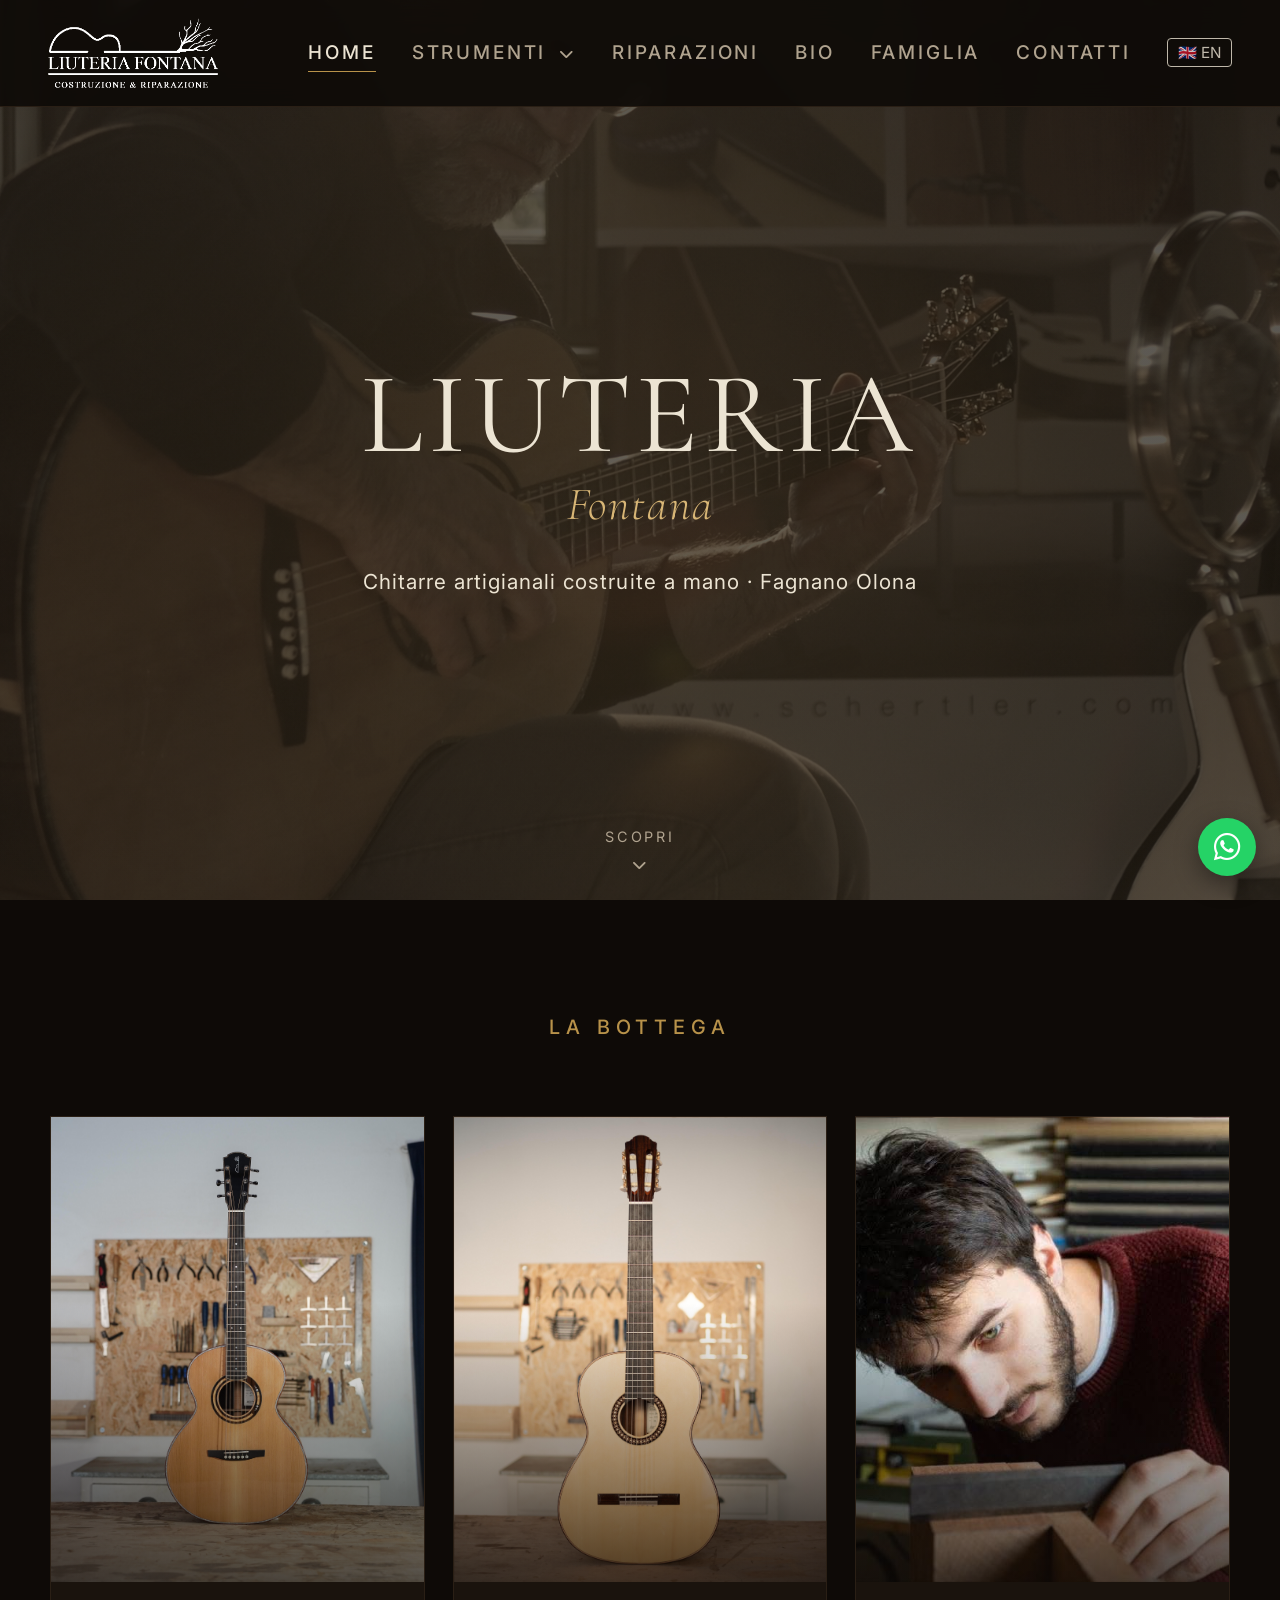
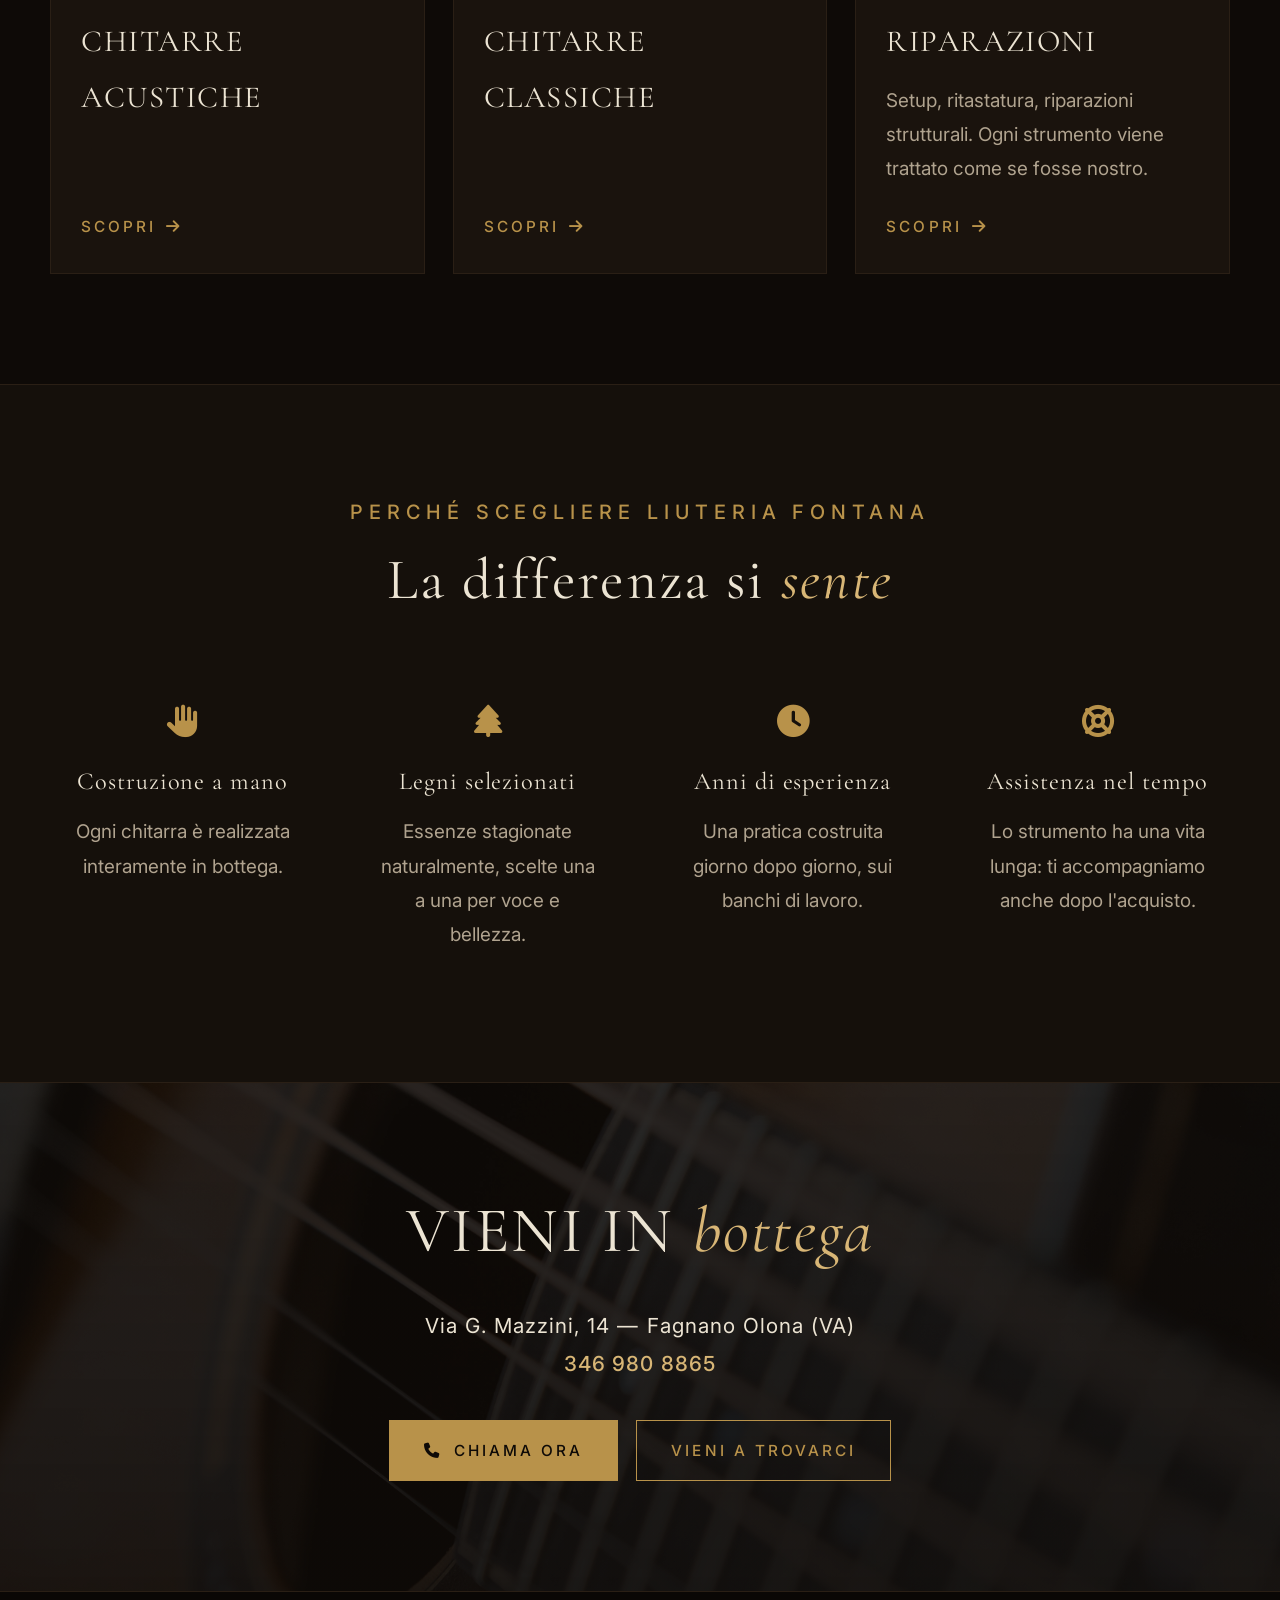
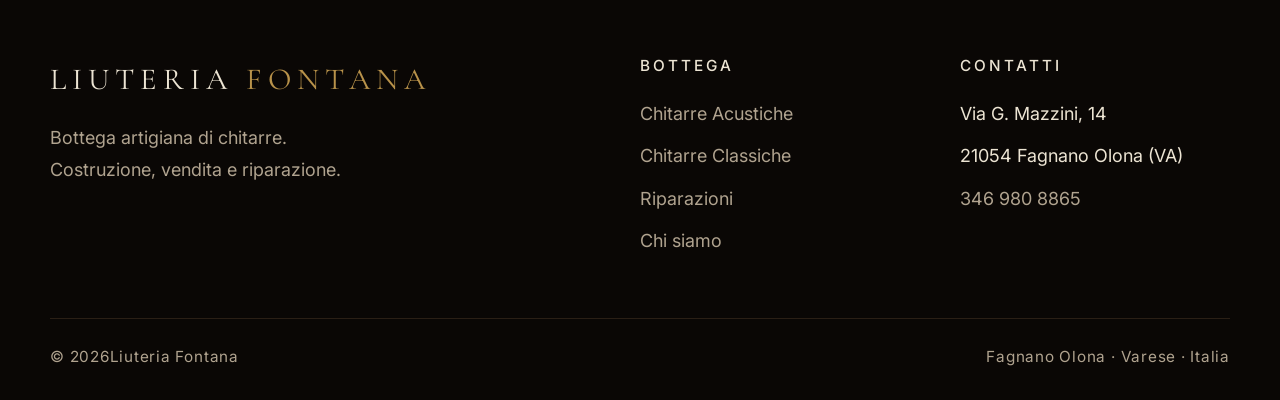
<file: index.html>
<!doctype html>
<html lang="it">
<head>
  <link rel="icon" type="image/png" href="img/logobiancosenzasfondoskinny.png">
  <meta charset="utf-8"/>
  <meta name="viewport" content="width=device-width,initial-scale=1"/>
  <title>Liuteria Fontana — Chitarre artigianali a Fagnano Olona (Varese)</title>
  <meta name="description" content="Liuteria Fontana: costruzione, vendita e riparazione di chitarre classiche e acustiche a Fagnano Olona (Varese). Liuteria artigianale italiana."/>
  <meta name="keywords" content="liuteria Fagnano Olona, chitarre artigianali Varese, liutaio Varese, riparazione chitarre Varese, chitarre classiche, chitarre acustiche"/>
  <link rel="canonical" href="/"/>
  <meta property="og:title" content="Liuteria Fontana — Chitarre artigianali a Fagnano Olona"/>
  <meta property="og:description" content="Chitarre classiche e acustiche costruite a mano. Riparazioni e setup. Bottega a Fagnano Olona (VA)."/>
  <meta property="og:type" content="website"/>
  <link rel="preconnect" href="https://fonts.googleapis.com">
  <link rel="preconnect" href="https://fonts.gstatic.com" crossorigin>
  <link href="https://fonts.googleapis.com/css2?family=Cormorant+Garamond:ital,wght@0,300;0,400;0,500;1,300;1,400&family=Inter:wght@300;400;500&display=swap" rel="stylesheet">
  <link rel="stylesheet" href="https://cdnjs.cloudflare.com/ajax/libs/font-awesome/6.5.1/css/all.min.css">
  <link rel="stylesheet" href="css/style.css">
  <script type="application/ld+json">
    {"@context":"https://schema.org","@type":"LocalBusiness","name":"Liuteria Fontana","image":"","telephone":"+39 346 980 8865","address":{"@type":"PostalAddress","streetAddress":"Via G. Mazzini, 14","addressLocality":"Fagnano Olona","postalCode":"21054","addressRegion":"VA","addressCountry":"IT"},"openingHours":["Mo-Fr 09:00-12:00","Mo-Fr 15:00-19:30","Sa 09:00-12:30"]}
  </script>
</head>
<body>

<nav class="nav">
  <a class="nav-brand" href="index.html"><img src="img/logobiancosenzasfondoskinny.png"></a>
  <button class="nav-toggle" aria-label="menu"><i class="fa-solid fa-bars"></i></button>
  <ul class="nav-links">
    <li><a href="index.html" data-it="Home" data-en="Home">Home</a></li>
    <li class="dropdown">
      <a href="#" class="dropdown-toggle" data-it="Strumenti <i class='fa-solid fa-chevron-down'></i>" data-en="Instruments <i class='fa-solid fa-chevron-down'></i>">Strumenti <i class="fa-solid fa-chevron-down"></i></a>
      <ul class="dropdown-menu">
        <li><a href="Acustiche.html" data-it="Acustiche" data-en="Acoustic">Acustiche</a></li>
        <li><a href="Classiche.html" data-it="Classiche" data-en="Classical">Classiche</a></li>
      </ul>
    </li>
    <li><a href="riparazioni.html" data-it="Riparazioni" data-en="Repairs">Riparazioni</a></li>
    <li><a href="chi-siamo.html" data-it="Bio" data-en="Bio">Bio</a></li>
    <li><a href="famiglia.html" data-it="Famiglia" data-en="Family">Famiglia</a></li>
    <li><a href="contatti.html" data-it="Contatti" data-en="Contact">Contatti</a></li>
    <li><button id="lang-toggle" class="btn-lang">🇬🇧 EN</button></li>
  </ul>
</nav>

<header class="hero">
  <div class="hero-bg"></div>
  <div class="hero-inner">
      <h1>Liuteria<span class="sub">Fontana</span></h1>
    <p class="hero-tag" data-it="Chitarre artigianali costruite a mano · Fagnano Olona" data-en="Handcrafted guitars · Fagnano Olona, Italy">Chitarre artigianali costruite a mano · Fagnano Olona</p>
  </div>
  <div class="hero-scroll" data-it="Scopri<br><i class='fa-solid fa-chevron-down'></i>" data-en="Discover<br><i class='fa-solid fa-chevron-down'></i>">Scopri<br><i class="fa-solid fa-chevron-down"></i></div>
</header>

<section>
  <div class="container">
    <div class="section-head reveal">
      <div class="eyebrow" data-it="La bottega" data-en="The workshop">La bottega</div>
    </div>
    <div class="cards">
      <article class="card reveal">
        <div class="card-img" style="background-image:url('img/acusitche/acustica7.jpeg')"></div>
        <div class="card-body">
          <div class="card-content">
            <h3 data-it="Chitarre Acustiche" data-en="Acoustic Guitars">Chitarre Acustiche</h3>
          </div>
          <a class="card-link" href="Acustiche.html" data-it="Scopri <i class='fa-solid fa-arrow-right'></i>" data-en="Discover <i class='fa-solid fa-arrow-right'></i>">Scopri <i class="fa-solid fa-arrow-right"></i></a>
        </div>
      </article>
      <article class="card reveal">
        <div class="card-img" style="background-image:url('img/classica/classica1.jpeg')"></div>
        <div class="card-body">
          <h3 data-it="Chitarre Classiche" data-en="Classical Guitars">Chitarre Classiche</h3>
          <a class="card-link" href="Classiche.html" data-it="Scopri <i class='fa-solid fa-arrow-right'></i>" data-en="Discover <i class='fa-solid fa-arrow-right'></i>">Scopri <i class="fa-solid fa-arrow-right"></i></a>
        </div>
      </article>
      <article class="card reveal">
        <div class="card-img" style="background-image:url('img/riparazione.jpeg')"></div>
        <div class="card-body">
          <h3 data-it="Riparazioni" data-en="Repairs">Riparazioni</h3>
          <p data-it="Setup, ritastatura, riparazioni strutturali. Ogni strumento viene trattato come se fosse nostro." data-en="Setup, fret work, structural repairs. Every instrument is treated as if it were our own.">Setup, ritastatura, riparazioni strutturali. Ogni strumento viene trattato come se fosse nostro.</p>
          <a class="card-link" href="riparazioni.html" data-it="Scopri <i class='fa-solid fa-arrow-right'></i>" data-en="Discover <i class='fa-solid fa-arrow-right'></i>">Scopri <i class="fa-solid fa-arrow-right"></i></a>
        </div>
      </article>
    </div>
  </div>
</section>

<section class="why">
  <div class="container">
    <div class="section-head reveal">
      <div class="eyebrow" data-it="Perché scegliere liuteria fontana" data-en="Why choose Liuteria Fontana">Perché scegliere liuteria fontana</div>
      <h2 data-it="La differenza si <em>sente</em>" data-en="The difference can be <em>heard</em>">La differenza si <em>sente</em></h2>
    </div>
    <div class="why-grid">
      <div class="why-item reveal"><i class="fa-solid fa-hand"></i><h4 data-it="Costruzione a mano" data-en="Handmade">Costruzione a mano</h4><p data-it="Ogni chitarra è realizzata interamente in bottega." data-en="Every guitar is built entirely in our workshop, with no industrial shortcuts.">Ogni chitarra è realizzata interamente in bottega.</p></div>
      <div class="why-item reveal"><i class="fa-solid fa-tree"></i><h4 data-it="Legni selezionati" data-en="Selected woods">Legni selezionati</h4><p data-it="Essenze stagionate naturalmente, scelte una a una per voce e bellezza." data-en="Naturally seasoned woods, chosen one by one for tone and beauty.">Essenze stagionate naturalmente, scelte una a una per voce e bellezza.</p></div>
      <div class="why-item reveal"><i class="fa-solid fa-clock"></i><h4 data-it="Anni di esperienza" data-en="Years of experience">Anni di esperienza</h4><p data-it="Una pratica costruita giorno dopo giorno, sui banchi di lavoro." data-en="A craft built day after day, at the workbench.">Una pratica costruita giorno dopo giorno, sui banchi di lavoro.</p></div>
      <div class="why-item reveal"><i class="fa-solid fa-life-ring"></i><h4 data-it="Assistenza nel tempo" data-en="Long-term support">Assistenza nel tempo</h4><p data-it="Lo strumento ha una vita lunga: ti accompagniamo anche dopo l'acquisto." data-en="An instrument has a long life: we support you even after purchase.">Lo strumento ha una vita lunga: ti accompagniamo anche dopo l'acquisto.</p></div>
    </div>
  </div>
</section>

<section class="cta-bottega">
  <div class="container reveal">
    <h2 data-it="Vieni in <em>bottega</em>" data-en="Visit the <em>workshop</em>">Vieni in <em>bottega</em></h2>
    <div class="info">
      Via G. Mazzini, 14 — Fagnano Olona (VA)<br>
      <a href="tel:+393469808865">346 980 8865</a>
    </div>
    <div class="cta-buttons">
      <a class="btn btn-filled" href="tel:+393469808865"><i class="fa-solid fa-phone"></i> <span data-it="Chiama ora" data-en="Call now">Chiama ora</span></a>
      <a class="btn" href="contatti.html#dove" data-it="Vieni a trovarci" data-en="Find us">Vieni a trovarci</a>
    </div>
  </div>
</section>

<footer class="foot">
  <div class="foot-grid">
    <div>
      <div class="foot-brand">Liuteria <span>Fontana</span></div>
      <p data-it="Bottega artigiana di chitarre.<br>Costruzione, vendita e riparazione." data-en="Artisan guitar workshop.<br>Building, sales and repairs.">Bottega artigiana di chitarre.<br>Costruzione, vendita e riparazione.</p>
    </div>
    <div>
      <h5 data-it="Bottega" data-en="Workshop">Bottega</h5>
      <ul>
        <li><a href="Acustiche.html" data-it="Chitarre Acustiche" data-en="Acoustic Guitars">Chitarre Acustiche</a></li>
        <li><a href="Classiche.html" data-it="Chitarre Classiche" data-en="Classical Guitars">Chitarre Classiche</a></li>
        <li><a href="riparazioni.html" data-it="Riparazioni" data-en="Repairs">Riparazioni</a></li>
        <li><a href="chi-siamo.html" data-it="Chi siamo" data-en="About us">Chi siamo</a></li>
      </ul>
    </div>
    <div>
      <h5 data-it="Contatti" data-en="Contact">Contatti</h5>
      <ul>
        <li>Via G. Mazzini, 14</li>
        <li>21054 Fagnano Olona (VA)</li>
        <li><a href="tel:+393469808865">346 980 8865</a></li>
      </ul>
    </div>
  </div>
  <div class="foot-bottom">
    <span>© <span id="y"></span>Liuteria Fontana</span>
    <span>Fagnano Olona · Varese · Italia</span>
  </div>
</footer>

<a class="wa" href="https://wa.me/393469808865" target="_blank" rel="noopener" aria-label="WhatsApp"><i class="fa-brands fa-whatsapp"></i></a>
<script>document.getElementById('y').textContent=new Date().getFullYear();</script>
<script src="js/app.js"></script>
<script src="js/translate.js"></script>
</body>
</html>
</file>
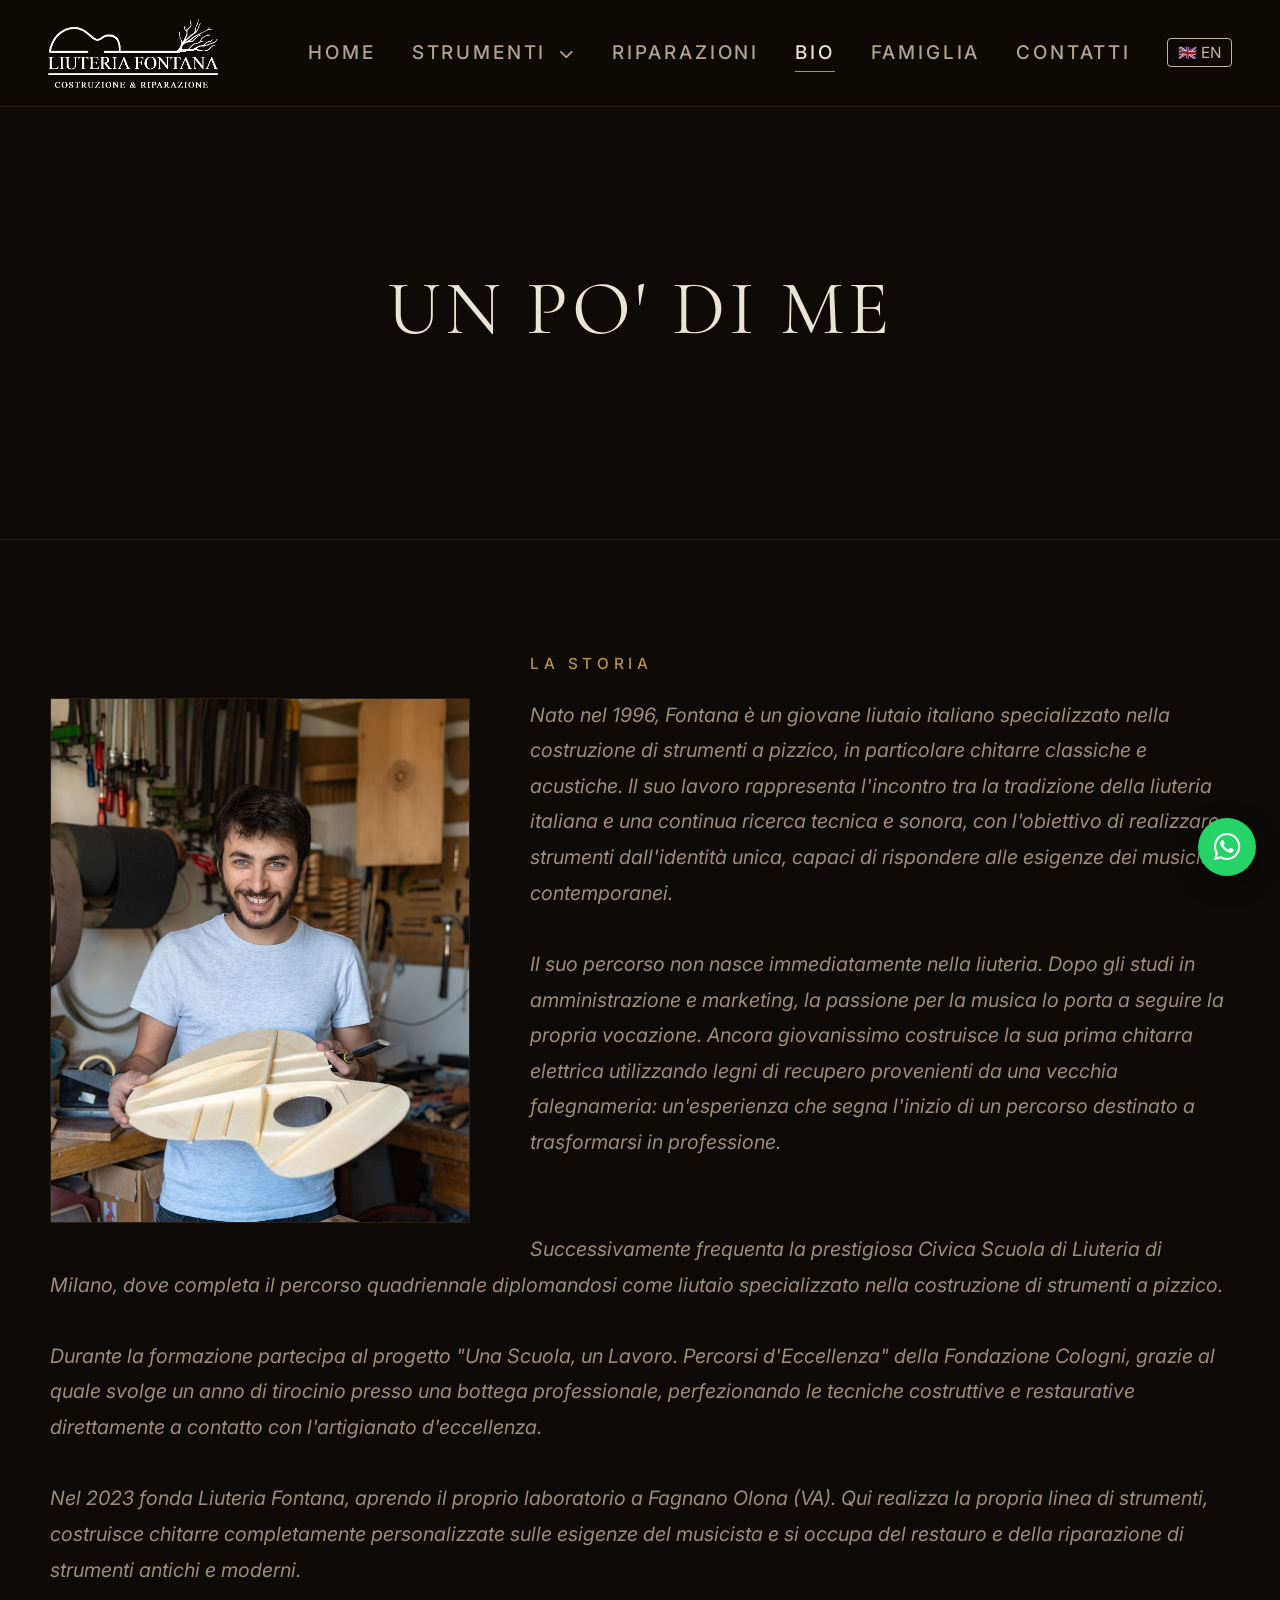
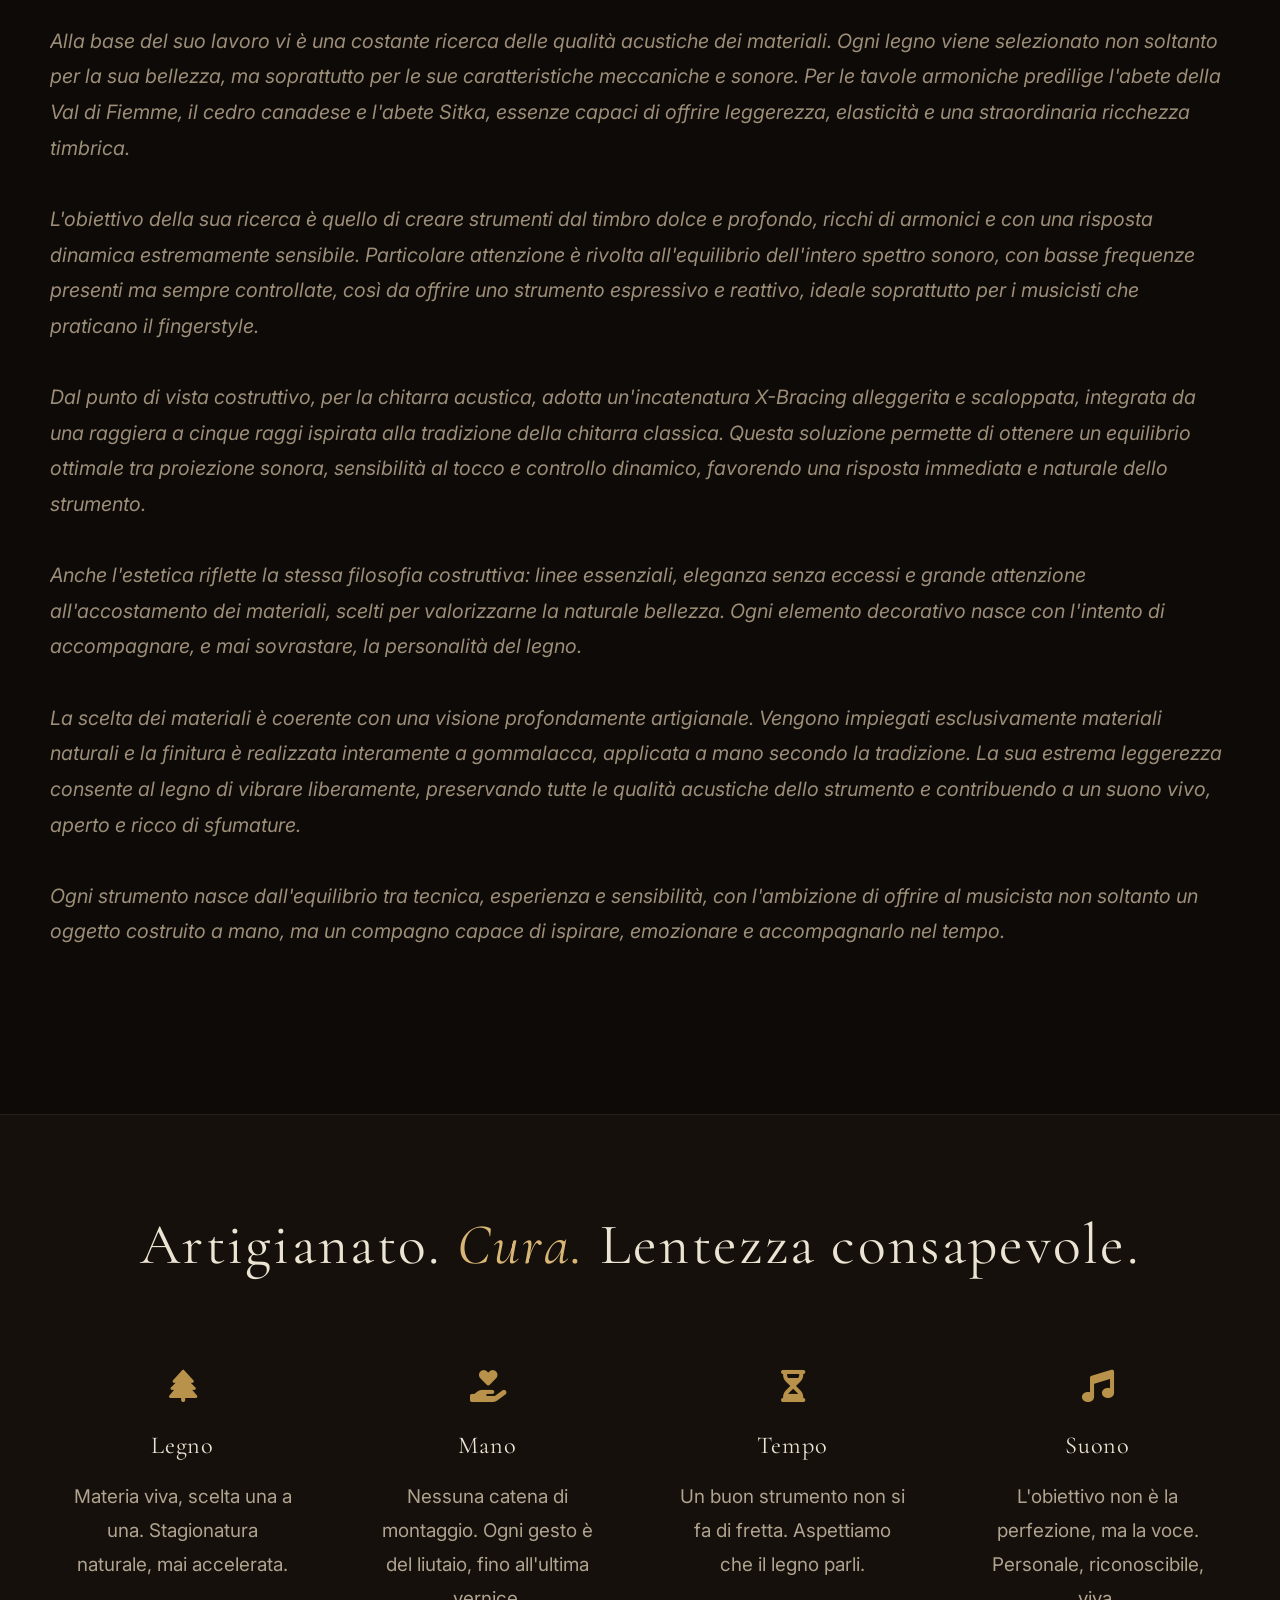
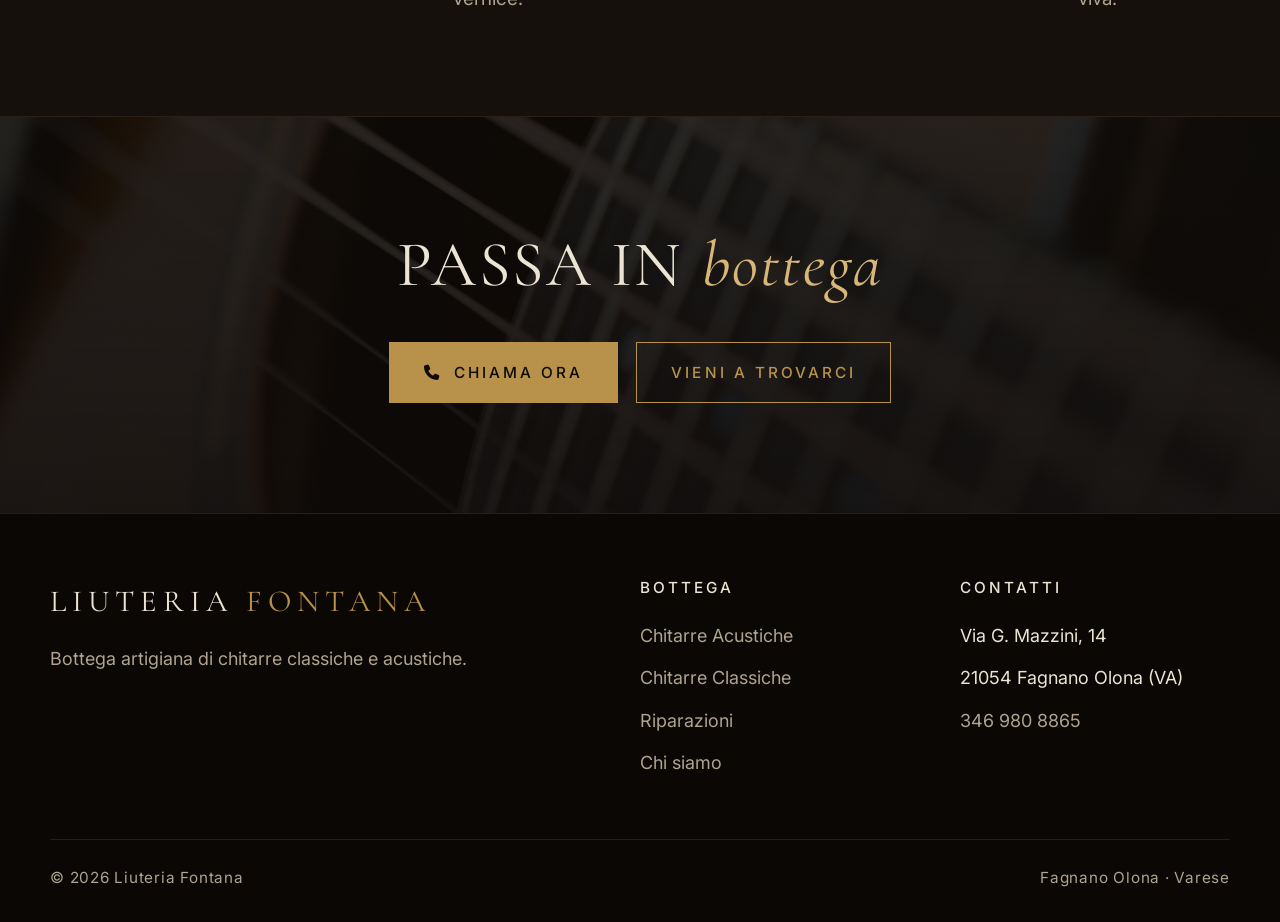
<file: chi-siamo.html>
<!doctype html>
<html lang="it">
<head><link rel="icon" type="image/png" href="img/logobiancosenzasfondoskinny.png">
  <meta charset="utf-8"/>
  <meta name="viewport" content="width=device-width,initial-scale=1"/>
  <title>Bio — Liuteria Fontana, Fagnano Olona</title>
  <meta name="description" content="La storia della Liuteria Fontana: una bottega artigiana di Fagnano Olona dedicata alla costruzione e cura delle chitarre. Artigianato, cura, tempo."/>
  <link rel="canonical" href="/chi-siamo.html"/>
  <meta property="og:title" content="Chi siamo — Liuteria Fontana"/>
  <meta property="og:description" content="La filosofia di una bottega artigiana di chitarre."/>
  <link rel="preconnect" href="https://fonts.googleapis.com">
  <link rel="preconnect" href="https://fonts.gstatic.com" crossorigin>
  <link href="https://fonts.googleapis.com/css2?family=Cormorant+Garamond:ital,wght@0,300;0,400;0,500;1,300;1,400&family=Inter:wght@300;400;500&display=swap" rel="stylesheet">
  <link rel="stylesheet" href="https://cdnjs.cloudflare.com/ajax/libs/font-awesome/6.5.1/css/all.min.css">
  <link rel="stylesheet" href="css/style.css">
</head>
<body>

<nav class="nav">
  <a class="nav-brand" href="index.html"><img src="img/logobiancosenzasfondoskinny.png"></a>
  <button class="nav-toggle" aria-label="menu"><i class="fa-solid fa-bars"></i></button>
  <ul class="nav-links">
    <li><a href="index.html" data-it="Home" data-en="Home">Home</a></li>
    <li class="dropdown">
      <a href="#" class="dropdown-toggle" data-it="Strumenti <i class='fa-solid fa-chevron-down'></i>" data-en="Instruments <i class='fa-solid fa-chevron-down'></i>">Strumenti <i class="fa-solid fa-chevron-down"></i></a>
      <ul class="dropdown-menu">
        <li><a href="Acustiche.html" data-it="Acustiche" data-en="Acoustic">Acustiche</a></li>
        <li><a href="Classiche.html" data-it="Classiche" data-en="Classical">Classiche</a></li>
      </ul>
    </li>
    <li><a href="riparazioni.html" data-it="Riparazioni" data-en="Repairs">Riparazioni</a></li>
    <li><a href="chi-siamo.html" data-it="Bio" data-en="Bio">Bio</a></li>
    <li><a href="famiglia.html" data-it="Famiglia" data-en="Family">Famiglia</a></li>
    <li><a href="contatti.html" data-it="Contatti" data-en="Contact">Contatti</a></li>
    <li><button id="lang-toggle" class="btn-lang">🇬🇧 EN</button></li>
  </ul>
</nav>

<header class="page-hero" data-bg style="--bg-img:url('https://images.unsplash.com/photo-1525201548942-d8732f6617a0?w=1800&q=80')">
  <h1 data-it="un po' di me" data-en="a bit about me">un po' di me</h1>
</header>

<section>
  <div class="container split split-float reveal">
    <div class="split-img" style="background-image:url('img/matteofontana.jpeg')"></div>
    <div>
      <span class="eyebrow" data-it="La storia" data-en="The story">La storia</span>
      <p style="color:#9c8e78;font-style:italic"
         data-it="Nato nel 1996, Fontana è un giovane liutaio italiano specializzato nella costruzione di strumenti a pizzico, in particolare chitarre classiche e acustiche. Il suo lavoro rappresenta l'incontro tra la tradizione della liuteria italiana e una continua ricerca tecnica e sonora, con l'obiettivo di realizzare strumenti dall'identità unica, capaci di rispondere alle esigenze dei musicisti contemporanei. Il suo percorso non nasce immediatamente nella liuteria. Dopo gli studi in amministrazione e marketing, la passione per la musica lo porta a seguire la propria vocazione. Ancora giovanissimo costruisce la sua prima chitarra elettrica utilizzando legni di recupero provenienti da una vecchia falegnameria: un'esperienza che segna l'inizio di un percorso destinato a trasformarsi in professione. Successivamente frequenta la prestigiosa Civica Scuola di Liuteria di Milano, dove completa il percorso quadriennale diplomandosi come liutaio specializzato nella costruzione di strumenti a pizzico. Durante la formazione partecipa al progetto &quot;Una Scuola, un Lavoro. Percorsi d'Eccellenza&quot; della Fondazione Cologni, grazie al quale svolge un anno di tirocinio presso una bottega professionale, perfezionando le tecniche costruttive e restaurative direttamente a contatto con l'artigianato d'eccellenza. Nel 2023 fonda Liuteria Fontana, aprendo il proprio laboratorio a Fagnano Olona (VA). Qui realizza la propria linea di strumenti, costruisce chitarre completamente personalizzate sulle esigenze del musicista e si occupa del restauro e della riparazione di strumenti antichi e moderni. Alla base del suo lavoro vi è una costante ricerca delle qualità acustiche dei materiali. Ogni legno viene selezionato non soltanto per la sua bellezza, ma soprattutto per le sue caratteristiche meccaniche e sonore. Per le tavole armoniche predilige l'abete della Val di Fiemme, il cedro canadese e l'abete Sitka, essenze capaci di offrire leggerezza, elasticità e una straordinaria ricchezza timbrica. L'obiettivo della sua ricerca è quello di creare strumenti dal timbro dolce e profondo, ricchi di armonici e con una risposta dinamica estremamente sensibile. Particolare attenzione è rivolta all'equilibrio dell'intero spettro sonoro, con basse frequenze presenti ma sempre controllate, così da offrire uno strumento espressivo e reattivo, ideale soprattutto per i musicisti che praticano il fingerstyle. Dal punto di vista costruttivo, per la chitarra acustica, adotta un'incatenatura X-Bracing alleggerita e scaloppata, integrata da una raggiera a cinque raggi ispirata alla tradizione della chitarra classica. Questa soluzione permette di ottenere un equilibrio ottimale tra proiezione sonora, sensibilità al tocco e controllo dinamico, favorendo una risposta immediata e naturale dello strumento. Anche l'estetica riflette la stessa filosofia costruttiva: linee essenziali, eleganza senza eccessi e grande attenzione all'accostamento dei materiali, scelti per valorizzarne la naturale bellezza. Ogni elemento decorativo nasce con l'intento di accompagnare, e mai sovrastare, la personalità del legno. La scelta dei materiali è coerente con una visione profondamente artigianale. Vengono impiegati esclusivamente materiali naturali e la finitura è realizzata interamente a gommalacca, applicata a mano secondo la tradizione. La sua estrema leggerezza consente al legno di vibrare liberamente, preservando tutte le qualità acustiche dello strumento e contribuendo a un suono vivo, aperto e ricco di sfumature. Ogni strumento nasce dall'equilibrio tra tecnica, esperienza e sensibilità, con l'ambizione di offrire al musicista non soltanto un oggetto costruito a mano, ma un compagno capace di ispirare, emozionare e accompagnarlo nel tempo."
         data-en="Born in 1996, Fontana is a young Italian luthier specialising in the construction of plucked string instruments, particularly classical and acoustic guitars. His work represents the meeting point between the tradition of Italian lutherie and an ongoing technical and tonal research, with the aim of creating instruments with a unique identity, capable of meeting the needs of contemporary musicians. His path did not begin immediately in lutherie. After studying business administration and marketing, his passion for music led him to follow his true calling. While still very young, he built his first electric guitar using reclaimed wood from an old carpentry workshop: an experience that marked the beginning of a journey destined to become a profession. He went on to attend the prestigious Civica Scuola di Liuteria di Milano, where he completed the four-year programme and graduated as a luthier specialising in plucked string instruments. During his training he took part in the &quot;Una Scuola, un Lavoro. Percorsi d'Eccellenza&quot; project run by the Fondazione Cologni, through which he spent a year as an apprentice in a professional workshop, refining his building and restoration techniques in direct contact with outstanding craftsmanship. In 2023 he founded Liuteria Fontana, opening his own workshop in Fagnano Olona (VA). There he creates his own line of instruments, builds guitars fully customised to the needs of the musician, and carries out the restoration and repair of both antique and modern instruments. At the heart of his work lies a constant search for the acoustic qualities of materials. Each piece of wood is selected not only for its beauty, but above all for its mechanical and tonal characteristics. For soundboards he favours spruce from the Val di Fiemme, Canadian cedar and Sitka spruce, woods capable of offering lightness, elasticity and an extraordinary richness of tone. The aim of his research is to create instruments with a sweet, deep timbre, rich in harmonics and with an extremely sensitive dynamic response. Particular attention is paid to the balance of the entire sound spectrum, with low frequencies present but always controlled, resulting in an expressive and responsive instrument, ideal especially for fingerstyle musicians. From a construction standpoint, for the acoustic guitar he adopts a lightened, scalloped X-Bracing system, combined with a five-ray fan bracing pattern inspired by classical guitar tradition. This solution achieves an optimal balance between sound projection, touch sensitivity and dynamic control, giving the instrument an immediate and natural response. The aesthetic reflects the same building philosophy: clean lines, understated elegance and great care in the pairing of materials, chosen to highlight their natural beauty. Every decorative element is designed to accompany, never to overpower, the character of the wood. The choice of materials is consistent with a deeply artisanal vision. Only natural materials are used, and the finish is applied entirely by hand with shellac, following tradition. Its extreme lightness allows the wood to vibrate freely, preserving all the acoustic qualities of the instrument and contributing to a sound that is alive, open and rich in nuance. Every instrument is born from a balance of technique, experience and sensitivity, with the ambition of offering the musician not just a handmade object, but a companion capable of inspiring, moving and accompanying them through time.">
        Nato nel 1996, Fontana è un giovane liutaio italiano specializzato nella costruzione di strumenti a pizzico, in particolare chitarre classiche e acustiche. Il suo lavoro rappresenta l'incontro tra la tradizione della liuteria italiana e una continua ricerca tecnica e sonora, con l'obiettivo di realizzare strumenti dall'identità unica, capaci di rispondere alle esigenze dei musicisti contemporanei.<br><br>

        Il suo percorso non nasce immediatamente nella liuteria. Dopo gli studi in amministrazione e marketing, la passione per la musica lo porta a seguire la propria vocazione. Ancora giovanissimo costruisce la sua prima chitarra elettrica utilizzando legni di recupero provenienti da una vecchia falegnameria: un'esperienza che segna l'inizio di un percorso destinato a trasformarsi in professione.<br><br><br>

        Successivamente frequenta la prestigiosa Civica Scuola di Liuteria di Milano, dove completa il percorso quadriennale diplomandosi come liutaio specializzato nella costruzione di strumenti a pizzico.<br><br>

        Durante la formazione partecipa al progetto "Una Scuola, un Lavoro. Percorsi d'Eccellenza" della Fondazione Cologni, grazie al quale svolge un anno di tirocinio presso una bottega professionale, perfezionando le tecniche costruttive e restaurative direttamente a contatto con l'artigianato d'eccellenza.<br><br>

        Nel 2023 fonda Liuteria Fontana, aprendo il proprio laboratorio a Fagnano Olona (VA). Qui realizza la propria linea di strumenti, costruisce chitarre completamente personalizzate sulle esigenze del musicista e si occupa del restauro e della riparazione di strumenti antichi e moderni.<br><br>

        Alla base del suo lavoro vi è una costante ricerca delle qualità acustiche dei materiali. Ogni legno viene selezionato non soltanto per la sua bellezza, ma soprattutto per le sue caratteristiche meccaniche e sonore. Per le tavole armoniche predilige l'abete della Val di Fiemme, il cedro canadese e l'abete Sitka, essenze capaci di offrire leggerezza, elasticità e una straordinaria ricchezza timbrica.<br><br>

        L'obiettivo della sua ricerca è quello di creare strumenti dal timbro dolce e profondo, ricchi di armonici e con una risposta dinamica estremamente sensibile. Particolare attenzione è rivolta all'equilibrio dell'intero spettro sonoro, con basse frequenze presenti ma sempre controllate, così da offrire uno strumento espressivo e reattivo, ideale soprattutto per i musicisti che praticano il fingerstyle.<br><br>

        Dal punto di vista costruttivo, per la chitarra acustica, adotta un'incatenatura X-Bracing alleggerita e scaloppata, integrata da una raggiera a cinque raggi ispirata alla tradizione della chitarra classica. Questa soluzione permette di ottenere un equilibrio ottimale tra proiezione sonora, sensibilità al tocco e controllo dinamico, favorendo una risposta immediata e naturale dello strumento.<br><br>

        Anche l'estetica riflette la stessa filosofia costruttiva: linee essenziali, eleganza senza eccessi e grande attenzione all'accostamento dei materiali, scelti per valorizzarne la naturale bellezza. Ogni elemento decorativo nasce con l'intento di accompagnare, e mai sovrastare, la personalità del legno.<br><br>

        La scelta dei materiali è coerente con una visione profondamente artigianale. Vengono impiegati esclusivamente materiali naturali e la finitura è realizzata interamente a gommalacca, applicata a mano secondo la tradizione. La sua estrema leggerezza consente al legno di vibrare liberamente, preservando tutte le qualità acustiche dello strumento e contribuendo a un suono vivo, aperto e ricco di sfumature.<br><br>

        Ogni strumento nasce dall'equilibrio tra tecnica, esperienza e sensibilità, con l'ambizione di offrire al musicista non soltanto un oggetto costruito a mano, ma un compagno capace di ispirare, emozionare e accompagnarlo nel tempo.<br><br>
      </p>
    </div>
  </div>
</section>

<section class="why" style="padding-top:80px;padding-bottom:80px">
  <div class="container">
    <div class="section-head reveal">
      <h2 data-it="Artigianato. <em>Cura.</em> Lentezza consapevole." data-en="Craft. <em>Care.</em> Conscious slowness.">Artigianato. <em>Cura.</em> Lentezza consapevole.</h2>
    </div>
    <div class="why-grid">
      <div class="why-item reveal"><i class="fa-solid fa-tree"></i><h4 data-it="Legno" data-en="Wood">Legno</h4><p data-it="Materia viva, scelta una a una. Stagionatura naturale, mai accelerata." data-en="Living material, chosen one by one. Natural seasoning, never rushed.">Materia viva, scelta una a una. Stagionatura naturale, mai accelerata.</p></div>
      <div class="why-item reveal"><i class="fa-solid fa-hand-holding-heart"></i><h4 data-it="Mano" data-en="Hand">Mano</h4><p data-it="Nessuna catena di montaggio. Ogni gesto è del liutaio, fino all'ultima vernice." data-en="No assembly line. Every gesture belongs to the luthier, down to the last coat of varnish.">Nessuna catena di montaggio. Ogni gesto è del liutaio, fino all'ultima vernice.</p></div>
      <div class="why-item reveal"><i class="fa-solid fa-hourglass-half"></i><h4 data-it="Tempo" data-en="Time">Tempo</h4><p data-it="Un buon strumento non si fa di fretta. Aspettiamo che il legno parli." data-en="A good instrument cannot be rushed. We wait for the wood to speak.">Un buon strumento non si fa di fretta. Aspettiamo che il legno parli.</p></div>
      <div class="why-item reveal"><i class="fa-solid fa-music"></i><h4 data-it="Suono" data-en="Sound">Suono</h4><p data-it="L'obiettivo non è la perfezione, ma la voce. Personale, riconoscibile, viva." data-en="The goal is not perfection, but voice. Personal, recognisable, alive.">L'obiettivo non è la perfezione, ma la voce. Personale, riconoscibile, viva.</p></div>
    </div>
  </div>
</section>

<section class="cta-bottega">
  <div class="container reveal">
    <h2 data-it="Passa in <em>bottega</em>" data-en="Come by the <em>workshop</em>">Passa in <em>bottega</em></h2>
    <div class="cta-buttons">
      <a class="btn btn-filled" href="tel:+393469808865"><i class="fa-solid fa-phone"></i> <span data-it="Chiama ora" data-en="Call now">Chiama ora</span></a>
      <a class="btn" href="contatti.html#dove" data-it="Vieni a trovarci" data-en="Find us">Vieni a trovarci</a>
    </div>
  </div>
</section>

<footer class="foot">
  <div class="foot-grid">
    <div><div class="foot-brand">Liuteria <span>Fontana</span></div><p data-it="Bottega artigiana di chitarre classiche e acustiche." data-en="Artisan workshop for classical and acoustic guitars.">Bottega artigiana di chitarre classiche e acustiche.</p></div>
    <div><h5 data-it="Bottega" data-en="Workshop">Bottega</h5><ul>
      <li><a href="Acustiche.html" data-it="Chitarre Acustiche" data-en="Acoustic Guitars">Chitarre Acustiche</a></li>
      <li><a href="Classiche.html" data-it="Chitarre Classiche" data-en="Classical Guitars">Chitarre Classiche</a></li>
      <li><a href="riparazioni.html" data-it="Riparazioni" data-en="Repairs">Riparazioni</a></li>
      <li><a href="chi-siamo.html" data-it="Chi siamo" data-en="About us">Chi siamo</a></li>
    </ul></div>
    <div><h5 data-it="Contatti" data-en="Contact">Contatti</h5><ul>
      <li>Via G. Mazzini, 14</li><li>21054 Fagnano Olona (VA)</li>
      <li><a href="tel:+393469808865">346 980 8865</a></li>
    </ul></div>
  </div>
  <div class="foot-bottom"><span>© <span id="y"></span> Liuteria Fontana</span><span>Fagnano Olona · Varese</span></div>
</footer>

<a class="wa" href="https://wa.me/393469808865" target="_blank" rel="noopener" aria-label="WhatsApp"><i class="fa-brands fa-whatsapp"></i></a>
<script>document.getElementById('y').textContent=new Date().getFullYear();</script>
<script src="js/app.js"></script>
<script src="js/translate.js"></script>
</body>
</html>
</file>
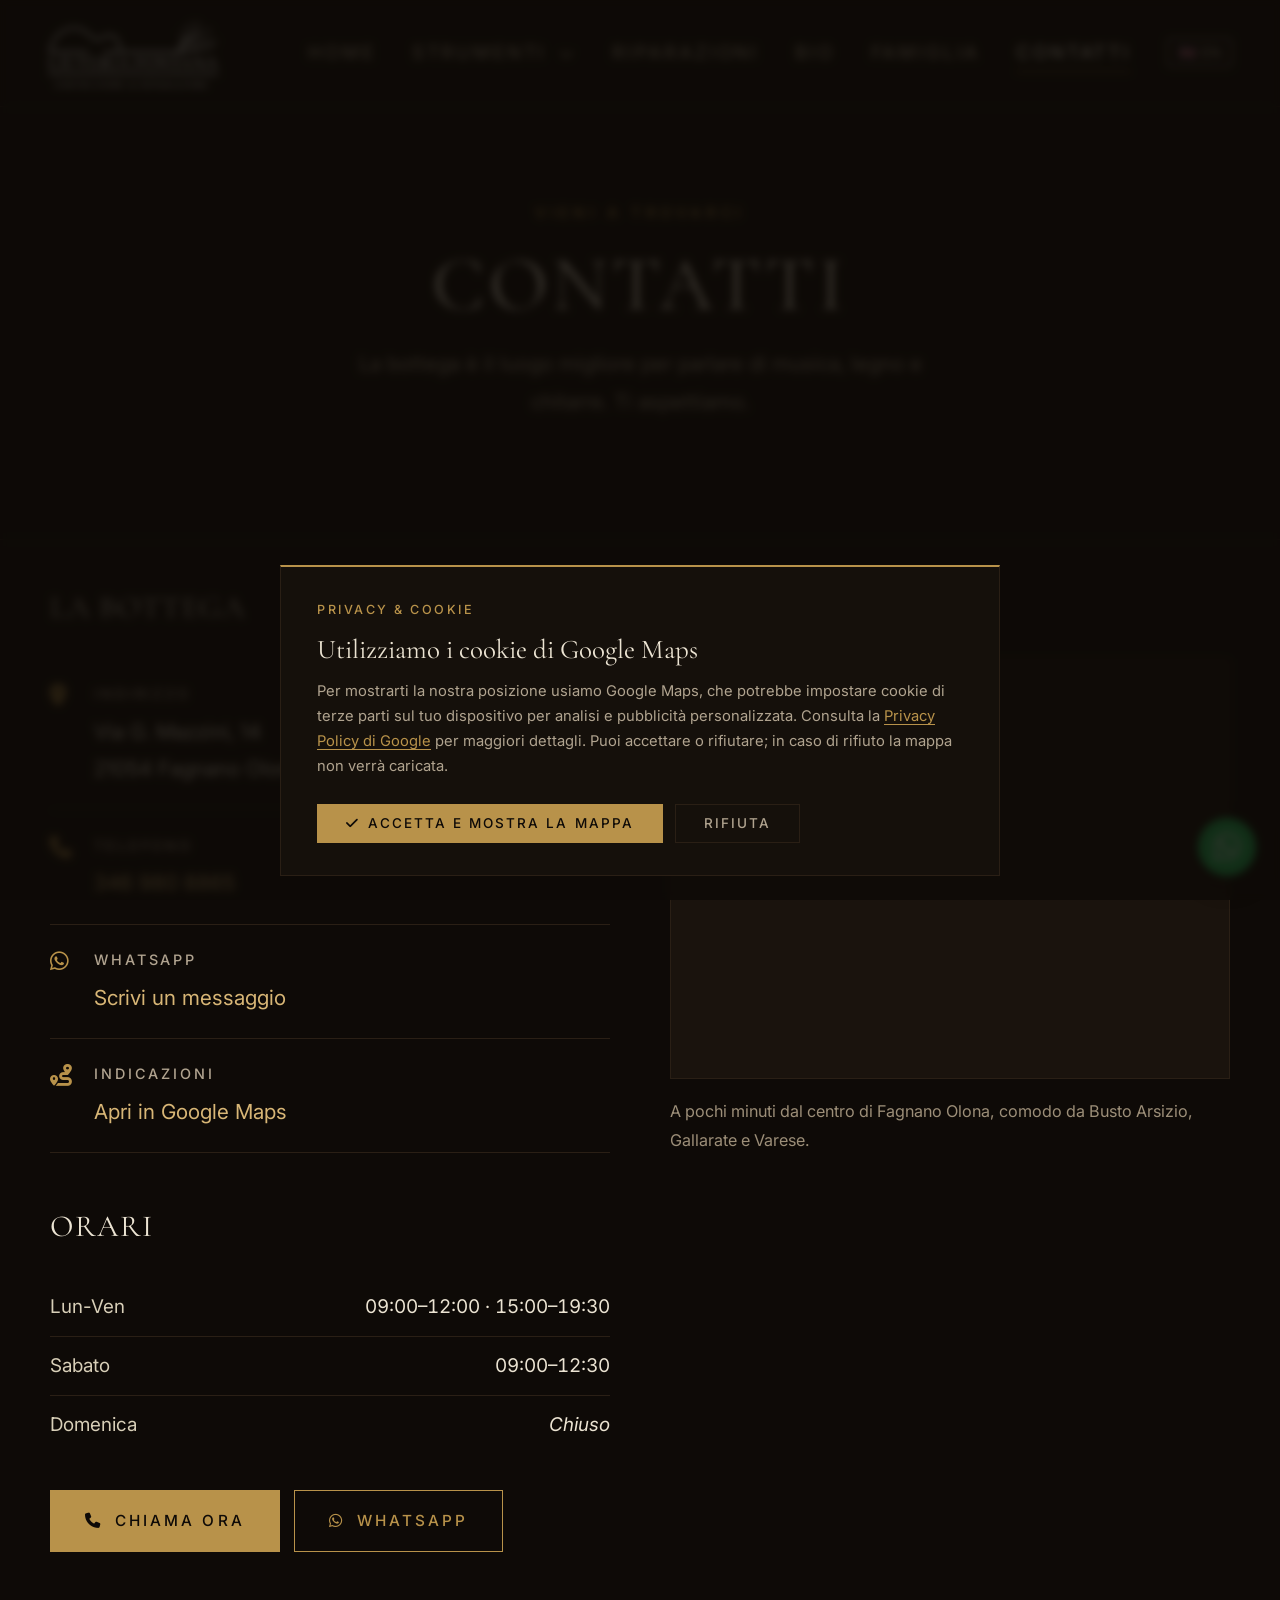
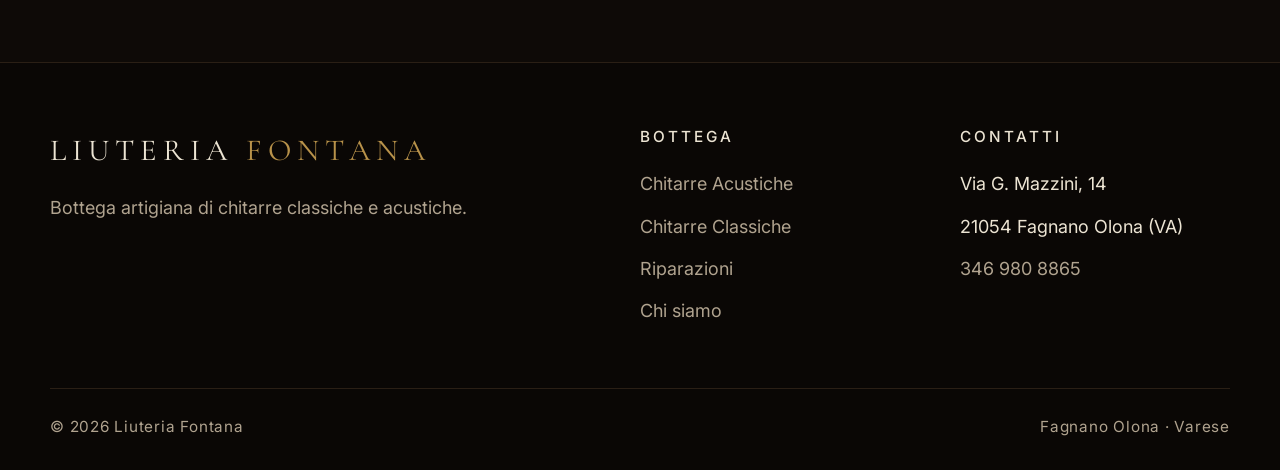
<file: contatti.html>
<!doctype html>
<html lang="it">
<head>
  <link rel="icon" type="image/png" href="img/logobiancosenzasfondoskinny.png">
  <meta charset="utf-8"/>
  <meta name="viewport" content="width=device-width,initial-scale=1"/>
  <title>Contatti — Liuteria Fontana, Fagnano Olona (VA)</title>
  <meta name="description" content="Vieni in bottega: Via G. Mazzini 14, Fagnano Olona (VA). Telefono 346 980 8865. Orari, mappa e WhatsApp per la Liuteria Fontana."/>
  <meta name="keywords" content="liuteria Fagnano Olona contatti, liutaio Varese telefono, indirizzo Liuteria Fontana"/>
  <link rel="canonical" href="/contatti.html"/>
  <meta property="og:title" content="Contatti — Liuteria Fontana"/>
  <meta property="og:description" content="Via G. Mazzini 14, Fagnano Olona (VA). Tel 346 980 8865."/>
  <link rel="preconnect" href="https://fonts.googleapis.com">
  <link rel="preconnect" href="https://fonts.gstatic.com" crossorigin>
  <link href="https://fonts.googleapis.com/css2?family=Cormorant+Garamond:ital,wght@0,300;0,400;0,500;1,300;1,400&family=Inter:wght@300;400;500&display=swap" rel="stylesheet">
  <link rel="stylesheet" href="https://cdnjs.cloudflare.com/ajax/libs/font-awesome/6.5.1/css/all.min.css">
  <link rel="stylesheet" href="css/style.css">
  <link rel="stylesheet" href="css/cookie-consent.css">
</head>
<body>

<nav class="nav">
  <a class="nav-brand" href="index.html"><img src="img/logobiancosenzasfondoskinny.png"></a>
  <button class="nav-toggle" aria-label="menu"><i class="fa-solid fa-bars"></i></button>
  <ul class="nav-links">
    <li><a href="index.html" data-it="Home" data-en="Home">Home</a></li>
    <li class="dropdown">
      <a href="#" class="dropdown-toggle" data-it="Strumenti <i class='fa-solid fa-chevron-down'></i>" data-en="Instruments <i class='fa-solid fa-chevron-down'></i>">Strumenti <i class="fa-solid fa-chevron-down"></i></a>
      <ul class="dropdown-menu">
        <li><a href="Acustiche.html" data-it="Acustiche" data-en="Acoustic">Acustiche</a></li>
        <li><a href="Classiche.html" data-it="Classiche" data-en="Classical">Classiche</a></li>
      </ul>
    </li>
    <li><a href="riparazioni.html" data-it="Riparazioni" data-en="Repairs">Riparazioni</a></li>
    <li><a href="chi-siamo.html" data-it="Bio" data-en="Bio">Bio</a></li>
    <li><a href="famiglia.html" data-it="Famiglia" data-en="Family">Famiglia</a></li>
    <li><a href="contatti.html" data-it="Contatti" data-en="Contact">Contatti</a></li>
    <li><button id="lang-toggle" class="btn-lang">🇬🇧 EN</button></li>
  </ul>
</nav>

<header class="page-hero">
  <div class="eyebrow" data-it="Vieni a trovarci" data-en="Come and find us">Vieni a trovarci</div>
  <h1 data-it="Contatti" data-en="Contact">Contatti</h1>
  <p data-it="La bottega è il luogo migliore per parlare di musica, legno e chitarre. Ti aspettiamo." data-en="The workshop is the best place to talk about music, wood, and guitars. We look forward to seeing you.">La bottega è il luogo migliore per parlare di musica, legno e chitarre. Ti aspettiamo.</p>
</header>

<section id="dove" style="padding-top:40px">
  <div class="container contact-grid">
    <div class="contact-block reveal">
      <h3 data-it="La bottega" data-en="The workshop">La bottega</h3>
      <div class="contact-item">
        <i class="fa-solid fa-location-dot"></i>
        <div><span class="label" data-it="Indirizzo" data-en="Address">Indirizzo</span><span class="value">Via G. Mazzini, 14<br>21054 Fagnano Olona (VA)</span></div>
      </div>
      <div class="contact-item">
        <i class="fa-solid fa-phone"></i>
        <div><span class="label" data-it="Telefono" data-en="Phone">Telefono</span><span class="value"><a href="tel:+393469808865">346 980 8865</a></span></div>
      </div>
      <div class="contact-item">
        <i class="fa-brands fa-whatsapp"></i>
        <div><span class="label">WhatsApp</span><span class="value"><a href="https://wa.me/393469808865" target="_blank" rel="noopener" data-it="Scrivi un messaggio" data-en="Send a message">Scrivi un messaggio</a></span></div>
      </div>
      <div class="contact-item">
        <i class="fa-solid fa-route"></i>
        <div><span class="label" data-it="Indicazioni" data-en="Directions">Indicazioni</span><span class="value"><a href="https://www.google.com/maps/dir/?api=1&destination=Via+G.+Mazzini+14+Fagnano+Olona+VA" target="_blank" rel="noopener" data-it="Apri in Google Maps" data-en="Open in Google Maps">Apri in Google Maps</a></span></div>
      </div>

      <h3 style="margin-top:46px" data-it="Orari" data-en="Opening hours">Orari</h3>
      <table class="hours">
        <tr><td data-it="Lun-Ven" data-en="Mon-Fri">Lun-Ven</td><td>09:00–12:00 · 15:00–19:30</td></tr>
        <tr><td data-it="Sabato" data-en="Saturday">Sabato</td><td>09:00–12:30</td></tr>
        <tr><td data-it="Domenica" data-en="Sunday">Domenica</td><td class="closed" data-it="Chiuso" data-en="Closed">Chiuso</td></tr>
      </table>

      <div style="margin-top:36px;display:flex;gap:14px;flex-wrap:wrap">
        <a class="btn btn-filled" href="tel:+393469808865"><i class="fa-solid fa-phone"></i> <span data-it="Chiama ora" data-en="Call now">Chiama ora</span></a>
        <a class="btn" href="https://wa.me/393469808865" target="_blank" rel="noopener"><i class="fa-brands fa-whatsapp"></i> WhatsApp</a>
      </div>
    </div>

    <div class="contact-block reveal">
      <h3 data-it="Dove siamo" data-en="Where we are">Dove siamo</h3>
      <!-- Il div sottostante viene gestito da cookie-consent.js -->
      <!-- L'iframe viene iniettato automaticamente se l'utente accetta -->
      <div class="map" data-map-src="https://www.google.com/maps?q=Via+G.+Mazzini+14,+21054+Fagnano+Olona+VA&output=embed"></div>
      <p style="margin-top:18px;color:#9c8e78;font-size:.9rem" data-it="A pochi minuti dal centro di Fagnano Olona, comodo da Busto Arsizio, Gallarate e Varese." data-en="A few minutes from Fagnano Olona town centre, easy to reach from Busto Arsizio, Gallarate and Varese.">A pochi minuti dal centro di Fagnano Olona, comodo da Busto Arsizio, Gallarate e Varese.</p>
    </div>
  </div>
</section>

<footer class="foot">
  <div class="foot-grid">
    <div><div class="foot-brand">Liuteria <span>Fontana</span></div><p data-it="Bottega artigiana di chitarre classiche e acustiche." data-en="Artisan workshop for classical and acoustic guitars.">Bottega artigiana di chitarre classiche e acustiche.</p></div>
    <div><h5 data-it="Bottega" data-en="Workshop">Bottega</h5><ul>
      <li><a href="Acustiche.html" data-it="Chitarre Acustiche" data-en="Acoustic Guitars">Chitarre Acustiche</a></li>
      <li><a href="Classiche.html" data-it="Chitarre Classiche" data-en="Classical Guitars">Chitarre Classiche</a></li>
      <li><a href="riparazioni.html" data-it="Riparazioni" data-en="Repairs">Riparazioni</a></li>
      <li><a href="chi-siamo.html" data-it="Chi siamo" data-en="About us">Chi siamo</a></li>
    </ul></div>
    <div><h5 data-it="Contatti" data-en="Contact">Contatti</h5><ul>
      <li>Via G. Mazzini, 14</li><li>21054 Fagnano Olona (VA)</li>
      <li><a href="tel:+393469808865">346 980 8865</a></li>
    </ul></div>
  </div>
  <div class="foot-bottom"><span>© <span id="y"></span> Liuteria Fontana</span><span>Fagnano Olona · Varese</span></div>
</footer>

<a class="wa" href="https://wa.me/393469808865" target="_blank" rel="noopener" aria-label="WhatsApp"><i class="fa-brands fa-whatsapp"></i></a>
<script>document.getElementById('y').textContent=new Date().getFullYear();</script>
<script src="js/app.js"></script>
<script src="js/translate.js"></script>
<script src="js/cookie-consent.js"></script>
</body>
</html>
</file>
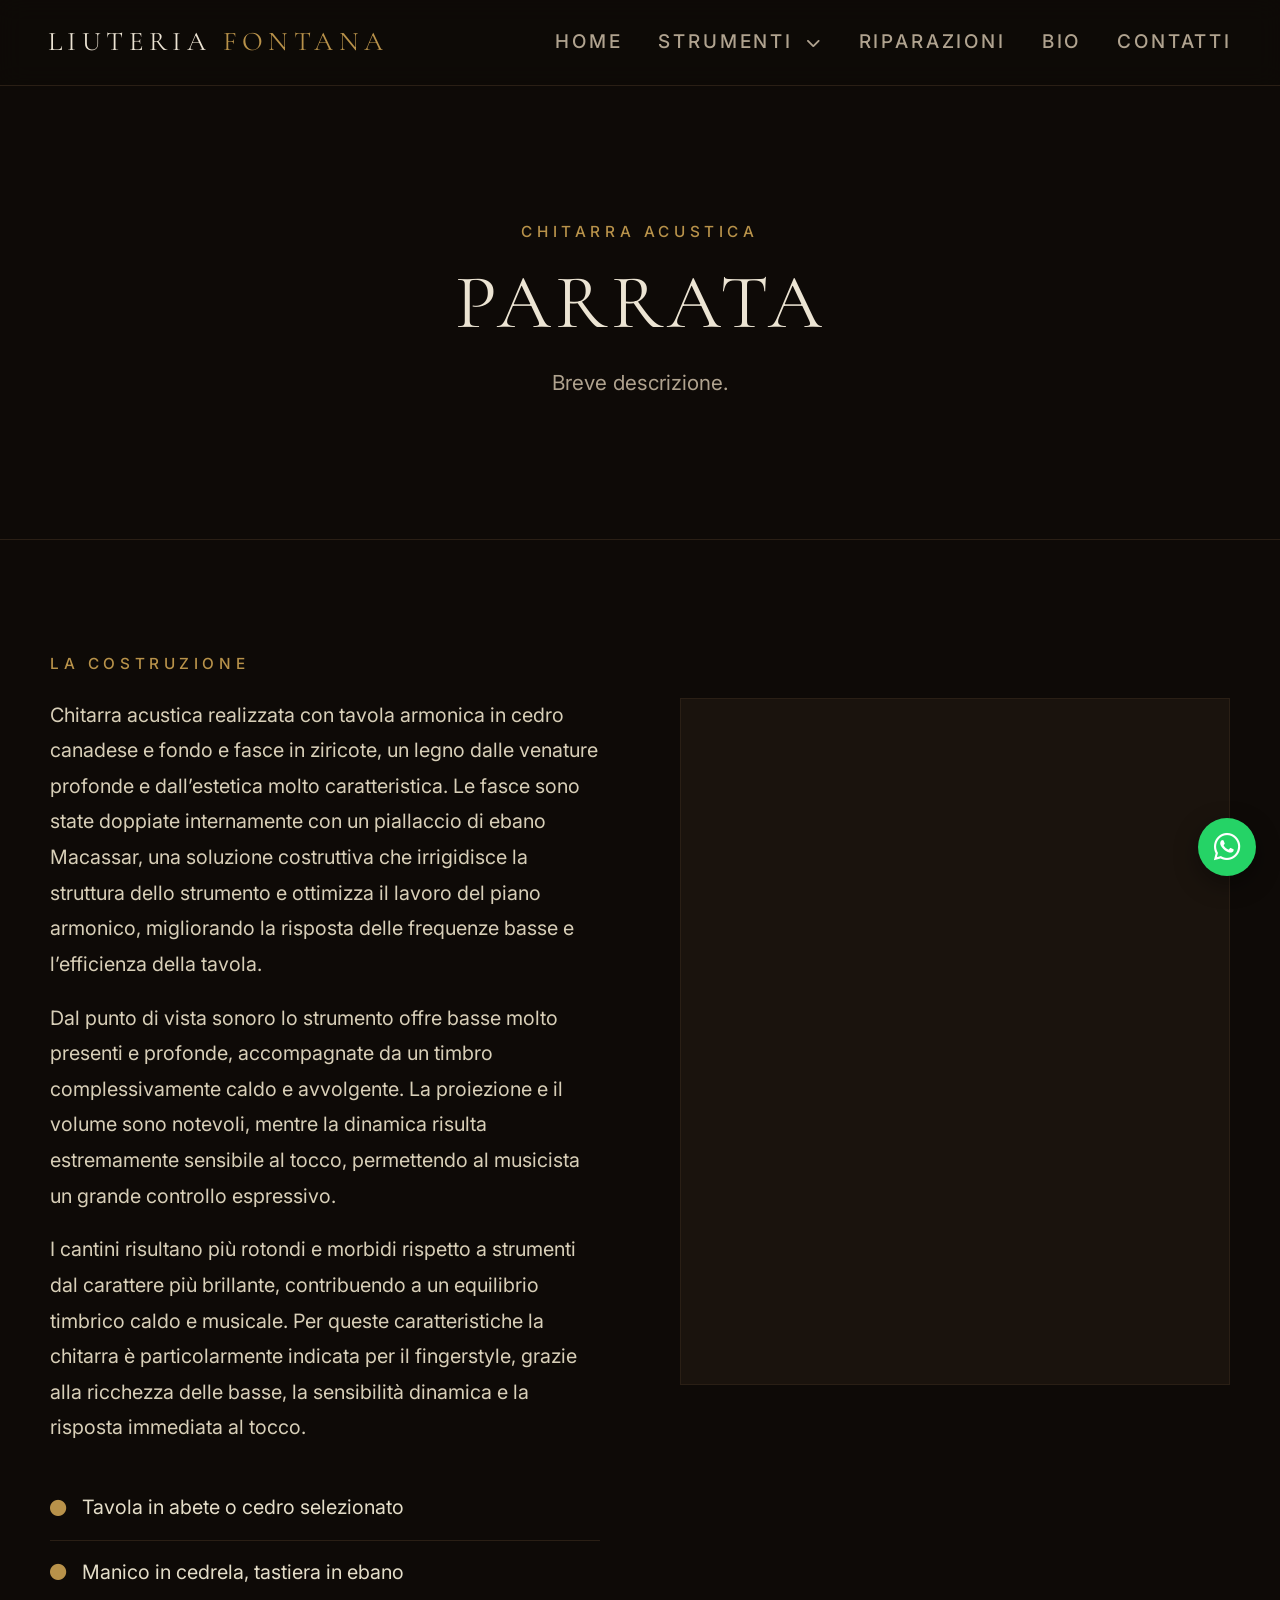
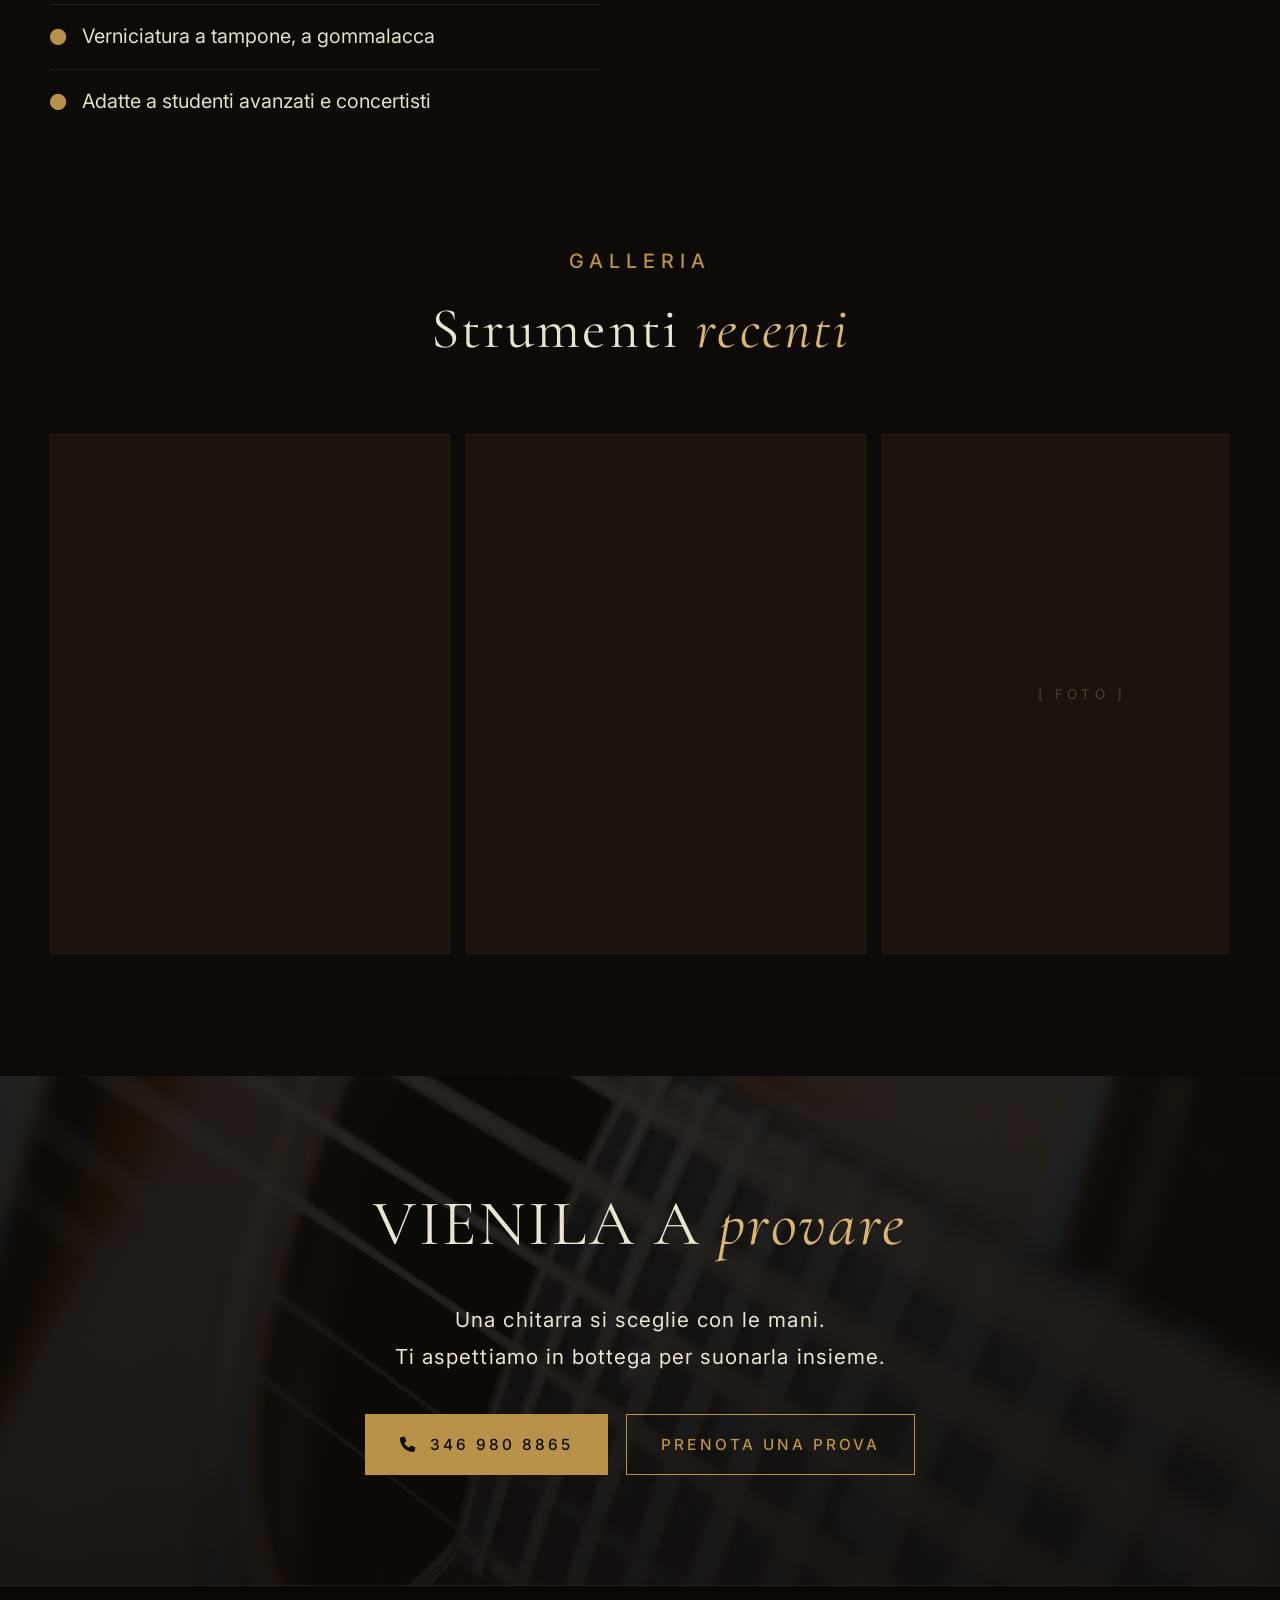
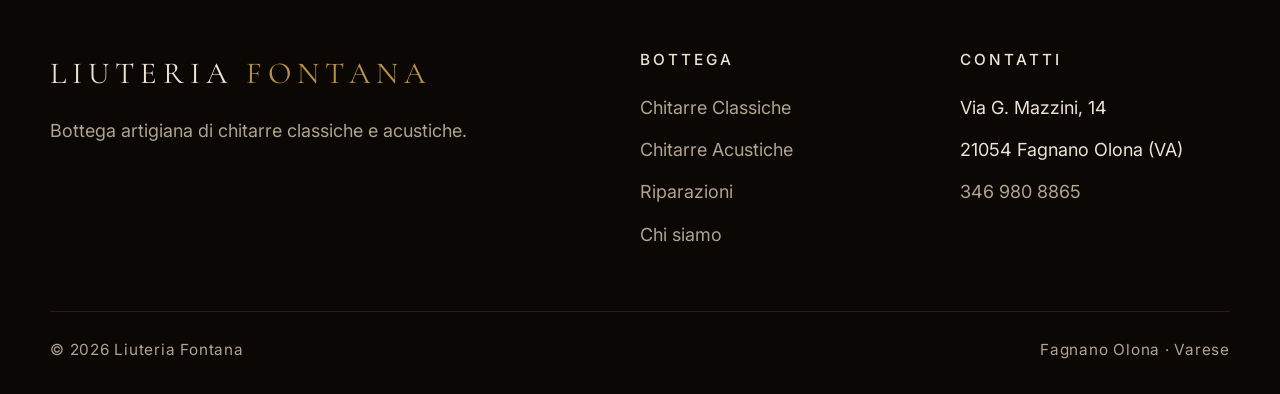
<file: modello1.html>
<!doctype html>
<html lang="it">
<head>
<meta charset="utf-8"/>
<meta name="viewport" content="width=device-width,initial-scale=1"/>
<title>Chitarre Classiche artigianali — Liuteria Fontana</title>
<meta name="description" content="Chitarre classiche artigianali costruite a mano nella nostra bottega di Fagnano Olona (Varese). Legni selezionati, costruzione tradizionale, suono autentico."/>
<meta name="keywords" content="chitarre classiche artigianali, liutaio chitarra classica Varese, chitarra classica costruita a mano"/>
<link rel="canonical" href="/modello1.html"/>
<meta property="og:title" content="Chitarre Classiche — Liuteria Fontana"/>
<meta property="og:description" content="Chitarre classiche costruite a mano a Fagnano Olona."/>
<link rel="preconnect" href="https://fonts.googleapis.com">
<link rel="preconnect" href="https://fonts.gstatic.com" crossorigin>
<link href="https://fonts.googleapis.com/css2?family=Cormorant+Garamond:ital,wght@0,300;0,400;0,500;1,300;1,400&family=Inter:wght@300;400;500&display=swap" rel="stylesheet">
<link rel="stylesheet" href="https://cdnjs.cloudflare.com/ajax/libs/font-awesome/6.5.1/css/all.min.css">
<link rel="stylesheet" href="css/style.css">
</head>
<body>

<nav class="nav">
  <a class="nav-brand" href="index.html">Liuteria <span>Fontana</span></a>
  <button class="nav-toggle" aria-label="menu"><i class="fa-solid fa-bars"></i></button>
  <ul class="nav-links">
    <li><a href="index.html">Home</a></li>
    <li class="dropdown">
      <a href="#" class="dropdown-toggle">Strumenti <i class="fa-solid fa-chevron-down"></i></a>
      <ul class="dropdown-menu">
        <li><a href="modello1.html">Modello1</a></li>
        <li><a href="modello2.html">Modello2</a></li>
      </ul>
    </li>
    <li><a href="riparazioni.html">Riparazioni</a></li>
    <li><a href="chi-siamo.html">Bio</a></li>
    <li><a href="contatti.html">Contatti</a></li>
  </ul>
</nav>

<header class="page-hero" data-bg style="--bg-img:url('https://images.unsplash.com/photo-1556449895-a33c9dba33dd?w=1800&q=80')">
  <div class="eyebrow">Chitarra acustica</div>
  <h1>Parrata</h1>
  <p>Breve descrizione.</p>
</header>

<section>
  <div class="container split reveal">
    <div>
      <span class="eyebrow">La costruzione</span>
      <p>Chitarra acustica realizzata con tavola armonica in cedro canadese e fondo e
        fasce in ziricote, un legno dalle venature profonde e dall’estetica molto
        caratteristica. Le fasce sono state doppiate internamente con un piallaccio di
        ebano Macassar, una soluzione costruttiva che irrigidisce la struttura dello
        strumento e ottimizza il lavoro del piano armonico, migliorando la risposta delle
        frequenze basse e l’efficienza della tavola.</p>
      <p>Dal punto di vista sonoro lo strumento offre basse molto presenti e profonde,
        accompagnate da un timbro complessivamente caldo e avvolgente. La
        proiezione e il volume sono notevoli, mentre la dinamica risulta estremamente
        sensibile al tocco, permettendo al musicista un grande controllo espressivo.</p>
      <p>I cantini risultano più rotondi e morbidi rispetto a strumenti dal carattere più
        brillante, contribuendo a un equilibrio timbrico caldo e musicale. Per queste
        caratteristiche la chitarra è particolarmente indicata per il fingerstyle, grazie alla
        ricchezza delle basse, la sensibilità dinamica e la risposta immediata al tocco.</p>
      <ul class="feature-list">
        <li><i class="fa-solid fa-circle"></i> Tavola in abete o cedro selezionato</li>
        <li><i class="fa-solid fa-circle"></i> Manico in cedrela, tastiera in ebano</li>
        <li><i class="fa-solid fa-circle"></i> Verniciatura a tampone, a gommalacca</li>
        <li><i class="fa-solid fa-circle"></i> Adatte a studenti avanzati e concertisti</li>
      </ul>
    </div>
    <div class="split-img" style="background-image:url('https://images.unsplash.com/photo-1525201548942-d8732f6617a0?w=1200&q=80')"></div>
  </div>
</section>

<section style="padding-top:0">
  <div class="container">
    <div class="section-head reveal">
      <div class="eyebrow">Galleria</div>
      <h2>Strumenti <em>recenti</em></h2>
    </div>
    <div class="gallery reveal">
      <div class="ph g1" style="background-image:url('https://images.unsplash.com/photo-1556449895-a33c9dba33dd?w=1200&q=80')"></div>
      <div class="ph g2" style="background-image:url('https://images.unsplash.com/photo-1525201548942-d8732f6617a0?w=900&q=80')"></div>
      <div class="ph g3"></div>
      <div class="ph g4" style="background-image:url('https://images.unsplash.com/photo-1510915361894-db8b60106cb1?w=900&q=80')"></div>
      <div class="ph g5"></div>
    </div>
  </div>
</section>

<section class="cta-bottega">
  <div class="container reveal">
    <h2>Vienila a <em>provare</em></h2>
    <div class="info">Una chitarra si sceglie con le mani.<br>Ti aspettiamo in bottega per suonarla insieme.</div>
    <div class="cta-buttons">
      <a class="btn btn-filled" href="tel:+393469808865"><i class="fa-solid fa-phone"></i> 346 980 8865</a>
      <a class="btn" href="contatti.html">Prenota una prova</a>
    </div>
  </div>
</section>

<footer class="foot">
  <div class="foot-grid">
    <div><div class="foot-brand">Liuteria <span>Fontana</span></div><p>Bottega artigiana di chitarre classiche e acustiche.</p></div>
    <div><h5>Bottega</h5><ul><li><a href="modello1.html">Chitarre Classiche</a></li><li><a href="modello2.html">Chitarre Acustiche</a></li><li><a href="riparazioni.html">Riparazioni</a></li><li><a href="chi-siamo.html">Chi siamo</a></li></ul></div>
    <div><h5>Contatti</h5><ul><li>Via G. Mazzini, 14</li><li>21054 Fagnano Olona (VA)</li><li><a href="tel:+393469808865">346 980 8865</a></li></ul></div>
  </div>
  <div class="foot-bottom"><span>© <span id="y"></span> Liuteria Fontana</span><span>Fagnano Olona · Varese</span></div>
</footer>

<a class="wa" href="https://wa.me/393469808865" target="_blank" rel="noopener" aria-label="WhatsApp"><i class="fa-brands fa-whatsapp"></i></a>
<script>document.getElementById('y').textContent=new Date().getFullYear();</script>
<script src="js/app.js"></script>
</body>
</html>
</file>
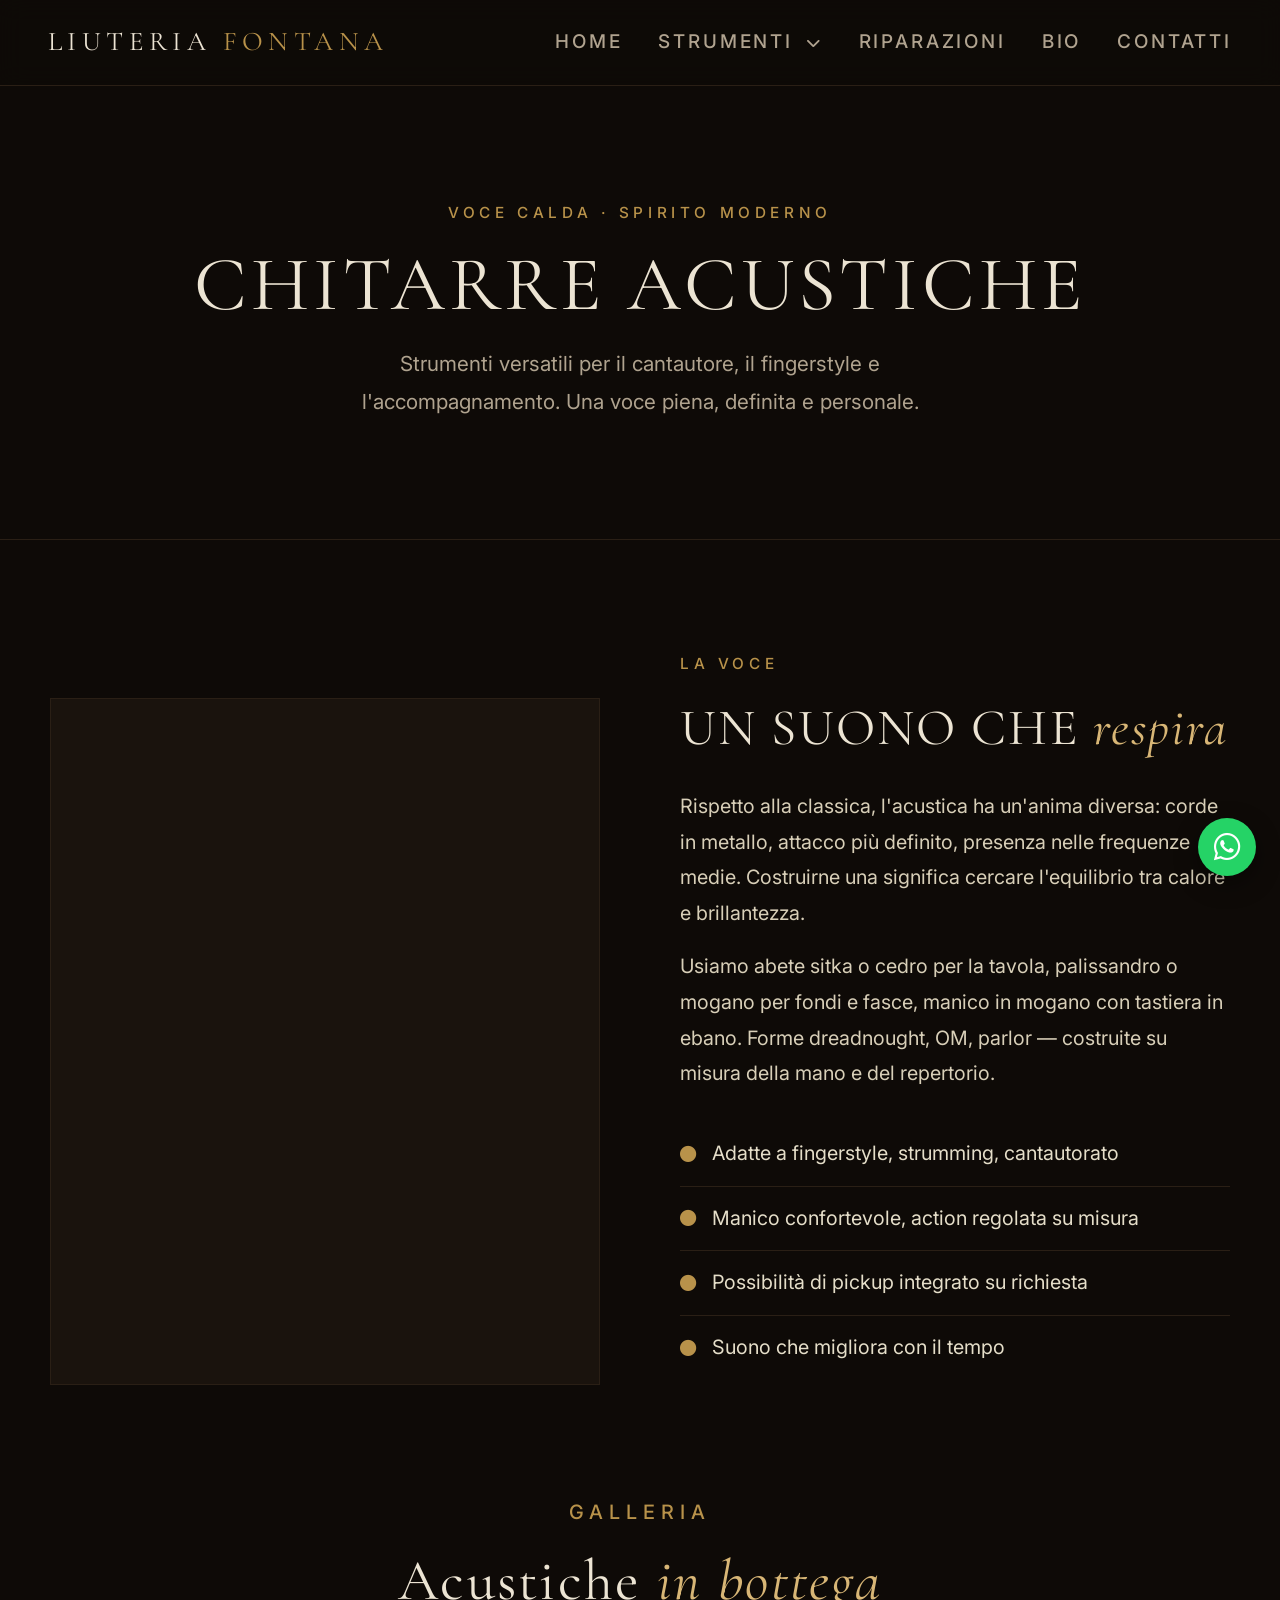
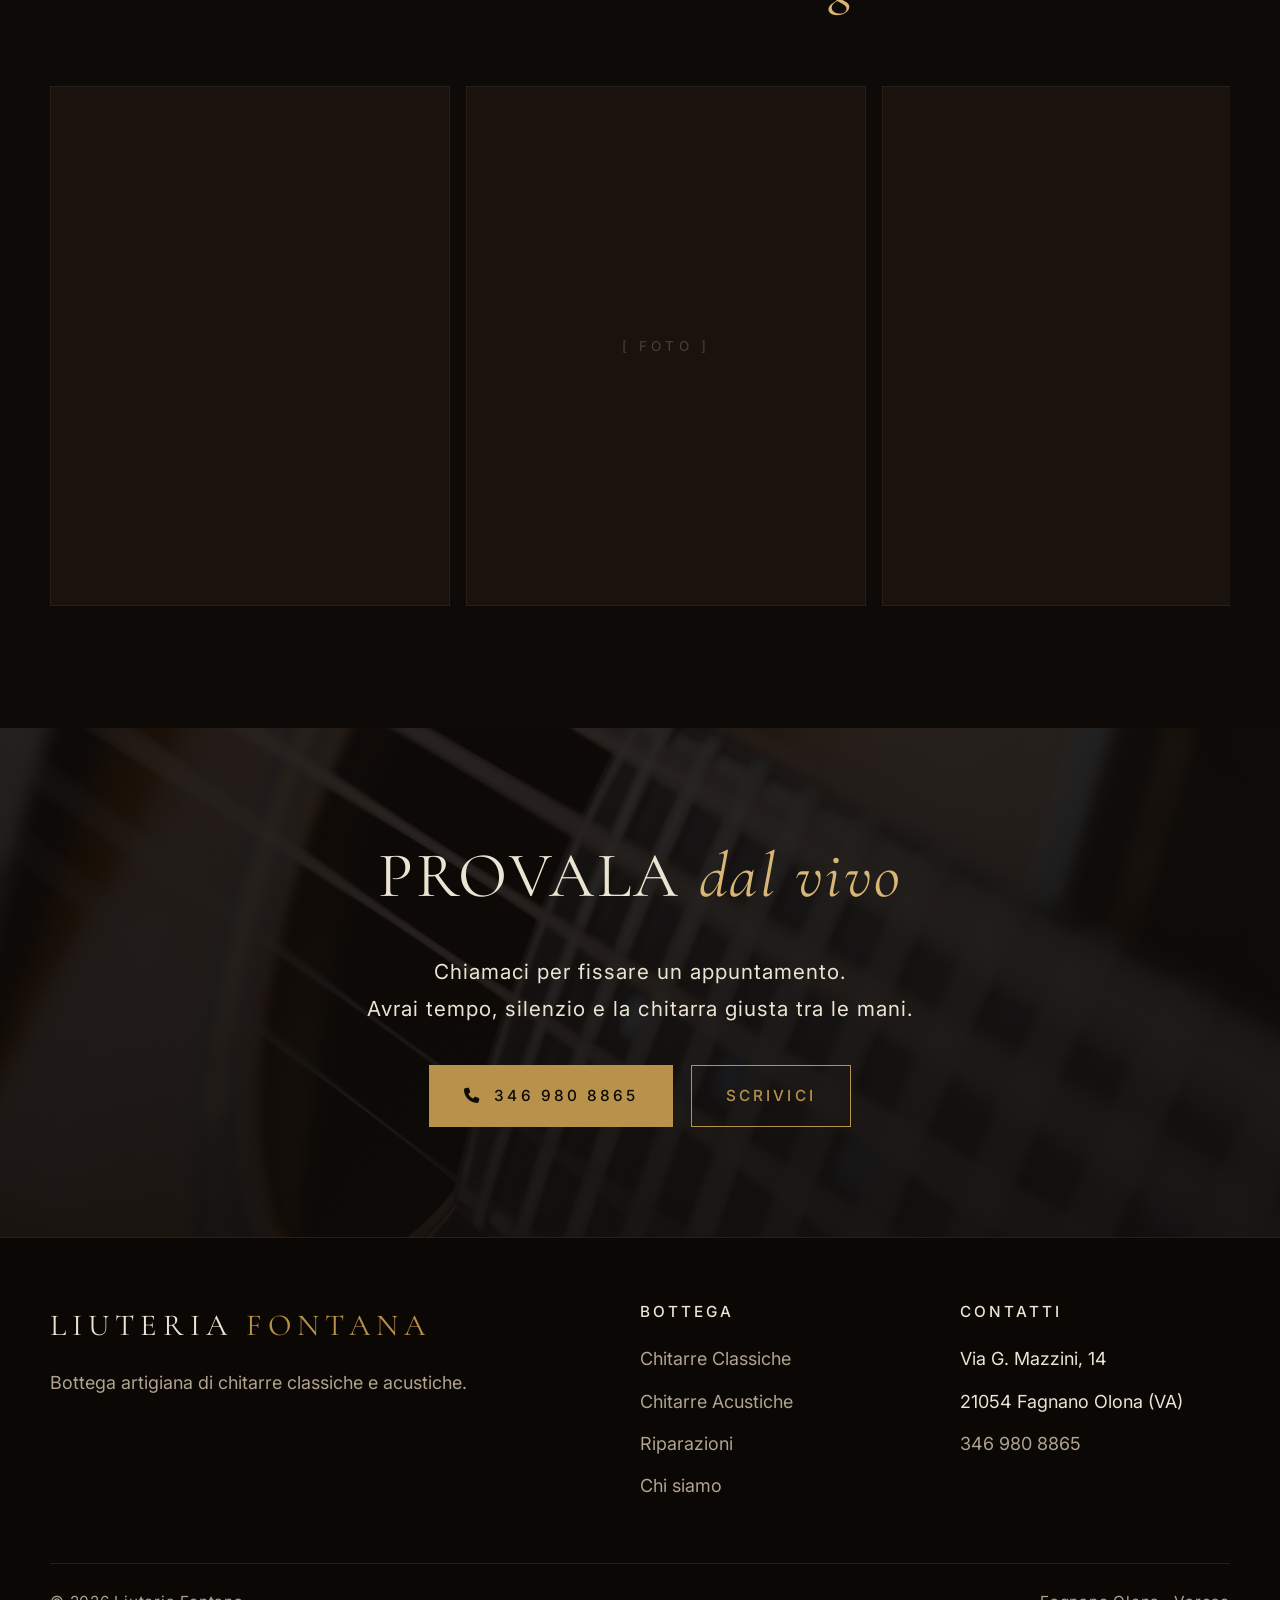
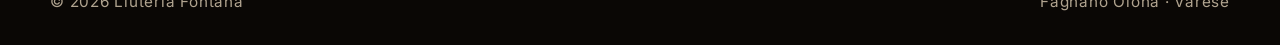
<file: modello2.html>
<!doctype html>
<html lang="it">
<head>
<meta charset="utf-8"/>
<meta name="viewport" content="width=device-width,initial-scale=1"/>
<title>Chitarre Acustiche artigianali — Liuteria Fontana</title>
<meta name="description" content="Chitarre acustiche artigianali costruite a mano a Fagnano Olona (Varese). Suono caldo e versatile per cantautori, fingerstyle e accompagnamento."/>
<meta name="keywords" content="chitarre acustiche artigianali, liutaio Varese, chitarra acustica fingerstyle, chitarra acustica cantautore"/>
<link rel="canonical" href="/modello2.html"/>
<meta property="og:title" content="Chitarre Acustiche — Liuteria Fontana"/>
<meta property="og:description" content="Chitarre acustiche costruite a mano a Fagnano Olona."/>
<link rel="preconnect" href="https://fonts.googleapis.com">
<link rel="preconnect" href="https://fonts.gstatic.com" crossorigin>
<link href="https://fonts.googleapis.com/css2?family=Cormorant+Garamond:ital,wght@0,300;0,400;0,500;1,300;1,400&family=Inter:wght@300;400;500&display=swap" rel="stylesheet">
<link rel="stylesheet" href="https://cdnjs.cloudflare.com/ajax/libs/font-awesome/6.5.1/css/all.min.css">
<link rel="stylesheet" href="css/style.css">
</head>
<body>

<nav class="nav">
  <a class="nav-brand" href="index.html">Liuteria <span>Fontana</span></a>
  <button class="nav-toggle" aria-label="menu"><i class="fa-solid fa-bars"></i></button>
  <ul class="nav-links">
    <li><a href="index.html">Home</a></li>
    <li class="dropdown">
      <a href="#" class="dropdown-toggle">Strumenti <i class="fa-solid fa-chevron-down"></i></a>
      <ul class="dropdown-menu">
        <li><a href="modello1.html">Modello1</a></li>
        <li><a href="modello2.html">Modello2</a></li>
      </ul>
    </li>
    <li><a href="riparazioni.html">Riparazioni</a></li>
    <li><a href="chi-siamo.html">Bio</a></li>
    <li><a href="contatti.html">Contatti</a></li>
  </ul>
</nav>

<header class="page-hero" data-bg style="--bg-img:url('https://images.unsplash.com/photo-1510915361894-db8b60106cb1?w=1800&q=80')">
  <div class="eyebrow">Voce calda · Spirito moderno</div>
  <h1>Chitarre Acustiche</h1>
  <p>Strumenti versatili per il cantautore, il fingerstyle e l'accompagnamento. Una voce piena, definita e personale.</p>
</header>

<section>
  <div class="container split reveal">
    <div class="split-img" style="background-image:url('https://images.unsplash.com/photo-1510915361894-db8b60106cb1?w=1200&q=80')"></div>
    <div>
      <span class="eyebrow">La voce</span>
      <h2>Un suono che <em>respira</em></h2>
      <p>Rispetto alla classica, l'acustica ha un'anima diversa: corde in metallo, attacco più definito, presenza nelle frequenze medie. Costruirne una significa cercare l'equilibrio tra calore e brillantezza.</p>
      <p>Usiamo abete sitka o cedro per la tavola, palissandro o mogano per fondi e fasce, manico in mogano con tastiera in ebano. Forme dreadnought, OM, parlor — costruite su misura della mano e del repertorio.</p>
      <ul class="feature-list">
        <li><i class="fa-solid fa-circle"></i> Adatte a fingerstyle, strumming, cantautorato</li>
        <li><i class="fa-solid fa-circle"></i> Manico confortevole, action regolata su misura</li>
        <li><i class="fa-solid fa-circle"></i> Possibilità di pickup integrato su richiesta</li>
        <li><i class="fa-solid fa-circle"></i> Suono che migliora con il tempo</li>
      </ul>
    </div>
  </div>
</section>

<section style="padding-top:0">
  <div class="container">
    <div class="section-head reveal">
      <div class="eyebrow">Galleria</div>
      <h2>Acustiche <em>in bottega</em></h2>
    </div>
    <div class="gallery reveal">
      <div class="ph g1" style="background-image:url('https://images.unsplash.com/photo-1510915361894-db8b60106cb1?w=1400&q=80')"></div>
      <div class="ph g2"></div>
      <div class="ph g3" style="background-image:url('https://images.unsplash.com/photo-1556449895-a33c9dba33dd?w=900&q=80')"></div>
      <div class="ph g4"></div>
      <div class="ph g5" style="background-image:url('https://images.unsplash.com/photo-1471478331149-c72f17e33c73?w=1400&q=80')"></div>
    </div>
  </div>
</section>

<section class="cta-bottega">
  <div class="container reveal">
    <h2>Provala <em>dal vivo</em></h2>
    <div class="info">Chiamaci per fissare un appuntamento.<br>Avrai tempo, silenzio e la chitarra giusta tra le mani.</div>
    <div class="cta-buttons">
      <a class="btn btn-filled" href="tel:+393469808865"><i class="fa-solid fa-phone"></i> 346 980 8865</a>
      <a class="btn" href="contatti.html">Scrivici</a>
    </div>
  </div>
</section>

<footer class="foot">
  <div class="foot-grid">
    <div><div class="foot-brand">Liuteria <span>Fontana</span></div><p>Bottega artigiana di chitarre classiche e acustiche.</p></div>
    <div><h5>Bottega</h5><ul><li><a href="modello1.html">Chitarre Classiche</a></li><li><a href="modello2.html">Chitarre Acustiche</a></li><li><a href="riparazioni.html">Riparazioni</a></li><li><a href="chi-siamo.html">Chi siamo</a></li></ul></div>
    <div><h5>Contatti</h5><ul><li>Via G. Mazzini, 14</li><li>21054 Fagnano Olona (VA)</li><li><a href="tel:+393469808865">346 980 8865</a></li></ul></div>
  </div>
  <div class="foot-bottom"><span>© <span id="y"></span> Liuteria Fontana</span><span>Fagnano Olona · Varese</span></div>
</footer>

<a class="wa" href="https://wa.me/393469808865" target="_blank" rel="noopener" aria-label="WhatsApp"><i class="fa-brands fa-whatsapp"></i></a>
<script>document.getElementById('y').textContent=new Date().getFullYear();</script>
<script src="js/app.js"></script>
</body>
</html>
</file>
<file: css/style.css>
:root {
  --bg: #0e0a07;
  --bg-soft: #15100b;
  --bg-card: #1a130d;
  --line: #2a1f15;
  --text: #ece4d3;
  --muted: #b0a38f; /* Schiarito leggermente per aumentare il contrasto su sfondo scuro */
  --gold: #b8924a;
  --gold-soft: #d8b676;
  --serif: "Cormorant Garamond", "EB Garamond", Georgia, serif;
  --sans: "Inter", "DM Sans", system-ui, sans-serif;
}

* {
  box-sizing: border-box;
  margin: 0;
  padding: 0
}

html {
  scroll-behavior: smooth;
  font-size: 18px; /* Ottima base di partenza per la leggibilità */
}

body {
  background: var(--bg);
  color: var(--text);
  font-family: var(--sans);
  font-weight: 400; /* Portato a 400: elimina l'effetto "sbiadito" del font troppo leggero */
  line-height: 1.8; /* Più spazio tra le righe per facilitare la lettura */
  -webkit-font-smoothing: antialiased;
}

img {
  max-width: 100%;
  display: block
}

a {
  color: inherit;
  text-decoration: none;
  transition: color .25s ease
}

a:hover {
  color: var(--gold-soft)
}

.nav {
  position: fixed;
  top: 0;
  left: 0;
  right: 0;
  z-index: 100;
  display: flex;
  align-items: center;
  justify-content: space-between;
  padding: 18px 48px;
  background: rgba(14, 10, 7, .90); /* Leggermente più opaco per non confondere il testo sotto */
  backdrop-filter: blur(12px);
  border-bottom: 1px solid var(--line);
}

.nav-brand {
  font-family: var(--serif);
  font-size: 1.5rem;
  letter-spacing: .2em;
  text-transform: uppercase;
}

.nav-brand span {
  color: var(--gold)
}

.nav-links {
  display: flex;
  gap: 36px;
  list-style: none
}

.nav-links a {
  font-size: 1.05rem; /* Ottimizzato */
  font-weight: 500;
  letter-spacing: .15em; /* Leggermente ridotto per renderlo più leggibile */
  text-transform: uppercase;
  color: var(--muted);
  position: relative;
  padding: 6px 0;
}

.nav-links a.active, .nav-links a:hover {
  color: var(--text)
}

.nav-links a.active::after {
  content: "";
  position: absolute;
  left: 0;
  right: 0;
  bottom: -2px;
  height: 1px;
  background: var(--gold);
}

.nav-toggle {
  display: none;
  background: none;
  border: 0;
  color: var(--text);
  font-size: 1.5rem;
  cursor: pointer
}

@media (max-width: 820px) {
  .nav {
    padding: 14px 20px
  }

  .nav-toggle {
    display: block
  }

  .nav-links {
    position: absolute;
    top: 100%;
    left: 0;
    right: 0;
    flex-direction: column;
    gap: 0;
    background: var(--bg-soft);
    border-bottom: 1px solid var(--line);
    max-height: 0;
    overflow: hidden;
    transition: max-height .35s ease;
  }

  .nav-links.open {
    max-height: 600px
  }

  .nav-links li {
    border-top: 1px solid var(--line)
  }

  .nav-links a {
    display: block;
    padding: 18px 24px
  }

  .nav-links li:has(#lang-toggle) {
    border-top: 1px solid var(--line);
    padding: 16px 24px;
  }
}

.hero {
  min-height: 100vh;
  display: flex;
  align-items: center;
  justify-content: center;
  position: relative;
  overflow: hidden;
  text-align: center;
  padding: 140px 24px 80px;
}

.hero-bg {
  position: absolute;
  inset: 0;
  background: radial-gradient(ellipse at center, rgba(184, 146, 74, .08), transparent 100%),
  linear-gradient(180deg, #0e0a07 0%, #15100b 100%);
}

.hero-bg::after {
  content: "";
  position: absolute;
  inset: 0;
  background: url('../img/homechitarra.jpg') center/cover;
  opacity: .30;
  filter: grayscale(.4) sepia(.3);
}

.hero-inner {
  display: flex;
  flex-direction: column;
  position: relative;
  z-index: 2;
  max-width: 900px
}

.hero-eyebrow {
  font-size: .85rem; /* Ottimizzato */
  letter-spacing: .3em;
  text-transform: uppercase;
  color: var(--gold);
  margin-bottom: 28px;
  font-weight: 500;
}

.hero h1 {
  font-family: var(--serif);
  font-size: clamp(3rem, 9vw, 7.5rem);
  font-weight: 400;
  line-height: .95;
  letter-spacing: .05em;
  text-transform: uppercase;
}

.hero h1 .sub {
  display: block;
  font-style: italic;
  font-weight: 300;
  text-transform: none;
  font-size: .4em;
  letter-spacing: .04em;
  color: var(--gold-soft);
  margin-top: 14px;
}

.hero-tag {
  margin-top: 36px;
  color: var(--text); /* Più chiaro dell'originale per risaltare subito */
  font-size: 1.15rem; /* Ottimizzato */
  letter-spacing: .05em;
}

.hero-scroll {
  position: absolute;
  bottom: 28px;
  left: 50%;
  transform: translateX(-50%);
  color: var(--muted);
  font-size: .8rem;
  letter-spacing: .2em;
  text-transform: uppercase;
}

.hero-scroll i {
  display: block;
  margin-top: 8px;
  animation: bounce 2s infinite
}

@keyframes bounce {
  0%, 100% {
    transform: translateY(0)
  }
  50% {
    transform: translateY(6px)
  }
}

.page-hero {
  min-height: 60vh;
  padding: 160px 24px 80px;
  display: flex;
  flex-direction: column;
  align-items: center;
  justify-content: center;
  text-align: center;
  position: relative;
  overflow: hidden;
  border-bottom: 1px solid var(--line);
}

.page-hero::before {
  content: "";
  position: absolute;
  inset: 0;
  background: linear-gradient(180deg, rgba(14, 10, 7, .55), rgba(14, 10, 7, .9));
  z-index: 1;
}

.page-hero[data-bg]::after {
  content: "";
  position: absolute;
  inset: 0;
  background-image: var(--bg-img);
  background-size: cover;
  background-position: center;
  opacity: .35;
  filter: grayscale(.3);
}

.page-hero > * {
  position: relative;
  z-index: 2
}

.page-hero .eyebrow {
  font-size: .85rem;
  letter-spacing: .3em;
  text-transform: uppercase;
  color: var(--gold);
  margin-bottom: 20px;
  font-weight: 500;
}

.page-hero h1 {
  font-family: var(--serif);
  font-weight: 400;
  font-size: clamp(2.5rem, 6vw, 4.8rem);
  letter-spacing: .05em;
  text-transform: uppercase;
  line-height: 1;
}

.page-hero p {
  margin-top: 22px;
  color: var(--muted);
  max-width: 620px;
  font-size: 1.15rem; /* Più leggibile */
}

section {
  padding: 110px 48px
}

@media (max-width: 720px) {
  section {
    padding: 70px 22px
  }
}

.container {
  max-width: 1180px;
  margin: 0 auto
}

.section-head {
  text-align: center;
  margin-bottom: 70px
}

.section-head .eyebrow {
  font-size: 1.1rem;
  letter-spacing: .3em;
  text-transform: uppercase;
  color: var(--gold);
  font-weight: 500;
}

.section-head h2 {
  font-family: var(--serif);
  font-weight: 400;
  font-size: clamp(2rem, 4.5vw, 3.4rem);
  letter-spacing: .04em;
  margin-top: 16px;
  line-height: 1.2;
}

.section-head h2 em {
  font-style: italic;
  color: var(--gold-soft)
}

.section-head p {
  max-width: 640px;
  margin: 22px auto 0;
  color: var(--muted);
  font-size: 1.1rem;
}


.intro {
  text-align: center;
  max-width: 780px;
  margin: 0 auto
}

.intro p {
  font-size: 1.25rem; /* Aumentato per l'introduzione */
  line-height: 1.9;
  color: #d8cfb8;
  font-weight: 400;
}

.intro .divider {
  width: 60px;
  height: 1px;
  background: var(--gold);
  margin: 36px auto;
}


.cards {
  display: grid;
  grid-template-columns: repeat(3, 1fr);
  gap: 28px;
}

@media (max-width: 880px) {
  .cards {
    grid-template-columns: 1fr
  }
}

.card {
  background: var(--bg-card);
  border: 1px solid var(--line);
  padding: 0;
  overflow: hidden;
  display: flex;
  flex-direction: column;
  transition: transform .5s ease, border-color .5s ease;
  position: relative;
}

.card:hover {
  transform: translateY(-6px);
  border-color: var(--gold)
}

.card-img {
  aspect-ratio: 4/5;
  background: #1a130d center/cover;
  position: relative;
  overflow: hidden;
}

.card-img::after {
  content: "";
  position: absolute;
  inset: 0;
  background: linear-gradient(180deg, transparent 40%, rgba(14, 10, 7, .7));
}

.card-body {
  padding: 32px 30px 65px; /* Aumentato leggermente il fondo per distanziare il link */
  display: flex;
  flex-direction: column;
  justify-content: flex-start;
}

.card h3 {
  font-family: var(--serif);
  font-weight: 400;
  font-size: 1.7rem;
  letter-spacing: .05em;
  text-transform: uppercase;
  margin-bottom: 14px;
}

.card p {
  color: var(--muted);
  margin-bottom: 22px;
  font-size: 1.05rem; /* Testo descrizione card più grande */
}

.card-link {
  font-size: .85rem; /* Più grande e leggibile */
  font-weight: 500;
  letter-spacing: .2em;
  text-transform: uppercase;
  color: var(--gold);
  display: inline-flex;
  align-items: center;
  gap: 10px;
  position: absolute;
  bottom: 32px;
  left: 30px;
}

.card-link i {
  transition: transform .3s ease
}

.card:hover .card-link i {
  transform: translateX(6px)
}


.instrument-cta {
  display: flex;
  align-items: center;
  gap: 48px;
  background: var(--bg-card);
  border: 1px solid var(--line);
  padding: 44px;
  transition: border-color .5s ease;
}

.instrument-cta:hover {
  border-color: var(--gold)
}

.instrument-cta-img {
  width: 240px;
  aspect-ratio: 4/5;
  background: #1a130d center/cover;
  flex-shrink: 0;
}

.instrument-cta-body {
  flex: 1;
}

.instrument-cta-body h3 {
  font-family: var(--serif);
  font-weight: 400;
  font-size: 1.9rem;
  letter-spacing: .04em;
  margin: 10px 0 16px;
}

.instrument-cta-body p {
  color: var(--muted);
  font-size: 1.05rem;
  margin-bottom: 26px;
}

@media (max-width: 700px) {
  .instrument-cta {
    flex-direction: column;
    text-align: center;
    padding: 36px 28px;
  }

  .instrument-cta-img {
    width: 100%;
    max-width: 280px;
  }
}


.why {
  background: var(--bg-soft);
  border-top: 1px solid var(--line);
  border-bottom: 1px solid var(--line)
}

.why-grid {
  display: grid;
  grid-template-columns: repeat(4, 1fr);
  gap: 40px;
}

@media (max-width: 900px) {
  .why-grid {
    grid-template-columns: repeat(2, 1fr)
  }
}

@media (max-width: 520px) {
  .why-grid {
    grid-template-columns: 1fr
  }
}

.why-item {
  text-align: center;
  padding: 20px
}

.why-item i {
  font-size: 1.8rem;
  color: var(--gold);
  margin-bottom: 22px
}

.why-item h4 {
  font-family: var(--serif);
  font-weight: 400;
  font-size: 1.35rem;
  letter-spacing: .04em;
  margin-bottom: 12px;
}

.why-item p {
  color: var(--muted);
  font-size: 1.05rem; /* Ottimizzato */
}


.cta-bottega {
  text-align: center;
  background: linear-gradient(rgba(14, 10, 7, .85), rgba(14, 10, 7, .92)),
  url('../img/parrataangolazione1.jpeg') center/cover;
}

.cta-bottega h2 {
  font-family: var(--serif);
  font-weight: 400;
  font-size: clamp(2rem, 5vw, 3.6rem);
  letter-spacing: .04em;
  text-transform: uppercase;
  line-height: 1.2;
}

.cta-bottega h2 em {
  font-style: italic;
  color: var(--gold-soft);
  text-transform: none
}

.cta-bottega .info {
  margin-top: 38px;
  color: var(--text); /* Testo indirizzo più luminoso */
  font-size: 1.15rem; /* Ottimizzato */
  letter-spacing: .05em;
  line-height: 1.8;
}

.cta-bottega .info a {
  color: var(--gold-soft);
  font-weight: 500;
}

.cta-buttons {
  margin-top: 38px;
  display: flex;
  gap: 18px;
  justify-content: center;
  flex-wrap: wrap
}


.btn {
  display: inline-flex;
  align-items: center;
  gap: 12px;
  padding: 16px 34px;
  font-size: .85rem; /* Bottone più leggibile */
  font-weight: 500;
  letter-spacing: .2em;
  text-transform: uppercase;
  border: 1px solid var(--gold);
  color: var(--gold);
  background: transparent;
  cursor: pointer;
  transition: all .3s ease;
}

.btn:hover {
  background: var(--gold);
  color: var(--bg)
}

.btn-filled {
  background: var(--gold);
  color: var(--bg)
}

.btn-filled:hover {
  background: transparent;
  color: var(--gold)
}


.split {
  display: grid;
  grid-template-columns: 1fr 1fr;
  gap: 80px;
  align-items: start;
}

@media (max-width: 880px) {
  .split {
    grid-template-columns: 1fr;
    gap: 50px
  }
}

.split-img {
  aspect-ratio: 4/5;
  background: var(--bg-card) center/cover;
  border: 1px solid var(--line);
  margin-top: 47.53px
}

.split.split-float {
  display: block;
  overflow: hidden;
}

.split.split-float .split-img {
  width: 42%;
  max-width: 420px;
  float: left;
  margin-right: 60px;
  margin-bottom: 24px;
  shape-outside: inset(0);
}

@media (max-width: 880px) {
  .split.split-float .split-img {
    float: none;
    width: 100%;
    max-width: none;
    margin-right: 0;
  }
}

.split.split-float-right {
  display: block;
  overflow: hidden;
}

.split.split-float-right .split-img {
  width: 42%;
  max-width: 420px;
  float: right;
  margin-left: 60px;
  margin-bottom: 24px;
  shape-outside: inset(0);
}

@media (max-width: 880px) {
  .split.split-float-right .split-img {
    float: none;
    width: 100%;
    max-width: none;
    margin-left: 0;
  }
}

.split h2 {
  font-family: var(--serif);
  font-weight: 400;
  font-size: clamp(2rem, 4vw, 3rem);
  letter-spacing: .04em;
  text-transform: uppercase;
  line-height: 1.2;
  margin-bottom: 30px;
}

.split h2 em {
  font-style: italic;
  color: var(--gold-soft);
  text-transform: none
}

.split p {
  color: #d8cfb8;
  font-size: 1.1rem; /* Aumentato */
  margin-bottom: 18px
}

.split .eyebrow {
  font-size: .85rem;
  letter-spacing: .3em;
  text-transform: uppercase;
  color: var(--gold);
  margin-bottom: 20px;
  display: block;
  font-weight: 500;
}

.feature-list {
  margin-top: 30px;
  list-style: none
}

.feature-list li {
  padding: 14px 0;
  border-bottom: 1px solid var(--line);
  display: flex;
  align-items: center;
  gap: 16px;
  color: #e5dec9;
  font-size: 1.1rem; /* Righe di lista più grandi */
}

.feature-list li:last-child {
  border-bottom: 0
}

.feature-list i {
  color: var(--gold);
  font-size: .9rem
}


.gallery {
  display: flex;
  gap: 16px;
  overflow-x: auto;
  scroll-snap-type: x mandatory;
  -webkit-overflow-scrolling: touch;
  padding-bottom: 12px;
}

.gallery::-webkit-scrollbar {
  height: 4px;
}

.gallery::-webkit-scrollbar-track {
  background: var(--bg-card);
}

.gallery::-webkit-scrollbar-thumb {
  background: var(--gold);
}

.gallery .ph {
  flex: 0 0 400px;
  height: 520px;
  scroll-snap-align: start;
  background: var(--bg-card);
  border: 1px solid var(--line);
  background-size: cover;
  background-position: center;
  position: relative;
  overflow: hidden;
  transition: transform .6s ease;
}

.gallery .ph::after {
  content: "[ FOTO ]";
  position: absolute;
  inset: 0;
  display: flex;
  align-items: center;
  justify-content: center;
  color: #504030;
  font-size: .75rem;
  letter-spacing: .3em;
}

.gallery .ph[style*="url"]::after {
  display: none;
}

.gallery .ph:hover {
  transform: scale(1.02);
}

@media (max-width: 720px) {
  .gallery .ph {
    flex: 0 0 280px;
    height: 360px;
  }
}


.services {
  display: grid;
  grid-template-columns: repeat(3, 1fr);
  gap: 1px;
  background: var(--line);
  border: 1px solid var(--line);
}

@media (max-width: 820px) {
  .services {
    grid-template-columns: 1fr
  }
}

.service {
  background: var(--bg);
  padding: 48px 34px;
  transition: background .3s ease;
}

.service:hover {
  background: var(--bg-card)
}

.service i {
  font-size: 1.6rem;
  color: var(--gold);
  margin-bottom: 22px;
  display: block
}

.service h4 {
  font-family: var(--serif);
  font-weight: 400;
  font-size: 1.45rem;
  letter-spacing: .04em;
  margin-bottom: 14px;
}

.service p {
  color: var(--muted);
  font-size: 1.05rem; /* Ottimizzato */
}

.quote {
  text-align: center;
  max-width: 780px;
  margin: 80px auto 0;
  font-family: var(--serif);
  font-style: italic;
  font-size: clamp(1.5rem, 2.8vw, 2.2rem);
  line-height: 1.6;
  color: var(--gold-soft);
}

.quote::before, .quote::after {
  content: "“";
  color: var(--gold);
  font-size: 1.4em;
  line-height: 0;
  vertical-align: -.3em;
  margin: 0 8px
}

.quote::after {
  content: "”"
}


.contact-grid {
  display: grid;
  grid-template-columns: 1fr 1fr;
  gap: 60px
}

@media (max-width: 880px) {
  .contact-grid {
    grid-template-columns: 1fr;
    gap: 40px
  }
}

.contact-block h3 {
  font-family: var(--serif);
  font-weight: 400;
  font-size: 1.7rem;
  letter-spacing: .05em;
  text-transform: uppercase;
  margin-bottom: 24px;
}

.contact-item {
  display: flex;
  gap: 20px;
  padding: 22px 0;
  border-bottom: 1px solid var(--line);
}

.contact-item i {
  color: var(--gold);
  font-size: 1.2rem;
  margin-top: 4px;
  width: 24px;
}

.contact-item .label {
  font-size: .8rem;
  letter-spacing: .2em;
  text-transform: uppercase;
  color: var(--muted);
  margin-bottom: 6px;
  display: block;
  font-weight: 500;
}

.contact-item .value {
  font-size: 1.15rem; /* Info contatti ingrandite */
  color: var(--text)
}

.contact-item .value a {
  color: var(--gold-soft)
}

.hours {
  width: 100%;
  border-collapse: collapse;
  margin-top: 8px
}

.hours td {
  padding: 12px 0;
  border-bottom: 1px solid var(--line);
  font-size: 1.05rem; /* Orari più grandi */
  color: #d8cfb8;
}

.hours td:last-child {
  text-align: right;
  color: var(--text); /* Più contrasto sulle ore effettive */
  font-variant-numeric: tabular-nums
}

.hours tr:last-child td {
  border-bottom: 0
}

.hours .closed {
  color: var(--gold-soft);
  font-style: italic
}

.map {
  aspect-ratio: 4/3;
  border: 1px solid var(--line);
  overflow: hidden;
  background: var(--bg-card);
}

.map iframe {
  width: 100%;
  height: 100%;
  border: 0;
  filter: grayscale(.5) invert(.92) contrast(.9)
}


footer {
  background: #0a0705;
  border-top: 1px solid var(--line);
  padding: 60px 48px 30px;
}

.foot-grid {
  display: grid;
  grid-template-columns: 2fr 1fr 1fr;
  gap: 50px;
  max-width: 1180px;
  margin: 0 auto;
}

@media (max-width: 780px) {
  .foot-grid {
    grid-template-columns: 1fr;
    gap: 36px
  }
}

.foot-brand {
  font-family: var(--serif);
  font-size: 1.7rem;
  letter-spacing: .2em;
  text-transform: uppercase;
  margin-bottom: 14px;
}

.foot-brand span {
  color: var(--gold)
}

.foot p, .foot a {
  color: var(--muted);
  font-size: 1rem;
}

.foot h5 {
  font-size: .85rem;
  letter-spacing: .2em;
  text-transform: uppercase;
  color: var(--text);
  margin-bottom: 18px;
  font-weight: 500;
}

.foot ul {
  list-style: none
}

.foot li {
  margin-bottom: 10px
}

.foot-bottom {
  max-width: 1180px;
  margin: 50px auto 0;
  padding-top: 24px;
  border-top: 1px solid var(--line);
  display: flex;
  justify-content: space-between;
  gap: 20px;
  flex-wrap: wrap;
  font-size: .85rem;
  color: var(--muted);
  letter-spacing: .05em;
}


.wa {
  position: fixed;
  bottom: 24px;
  right: 24px;
  z-index: 99;
  width: 58px;
  height: 58px;
  border-radius: 50%;
  background: #25D366;
  color: #fff;
  display: flex;
  align-items: center;
  justify-content: center;
  font-size: 1.7rem;
  box-shadow: 0 8px 24px rgba(0, 0, 0, .4);
  transition: transform .25s ease;
}

.wa:hover {
  transform: scale(1.08);
  color: #fff
}


.reveal {
  opacity: 1;
  transform: none;
  transition: none
}

.reveal.in {
  opacity: 1;
  transform: none
}

.dropdown {
  position: relative;
}

.dropdown-toggle i {
  font-size: 0.8rem;
  margin-left: 5px;
  transition: transform 0.3s ease;
}

.dropdown-menu {
  position: absolute;
  top: 100%;
  left: 50%;
  transform: translateX(-50%) translateY(10px);
  background: var(--bg-card);
  border: 1px solid var(--line);
  list-style: none;
  min-width: 180px;
  padding: 10px 0;
  opacity: 0;
  visibility: hidden;
  transition: all 0.3s ease;
  box-shadow: 0 10px 30px rgba(0,0,0,0.5);
}

.dropdown-menu li {
  border: 0 !important;
}

.dropdown-menu a {
  display: block;
  padding: 12px 24px;
  font-size: 0.95rem !important;
  letter-spacing: 0.15em;
  text-transform: uppercase;
  color: var(--muted);
  white-space: nowrap;
  transition: all 0.25s ease;
}

.dropdown-menu a:hover {
  color: var(--text);
  background: rgba(255, 255, 255, 0.02);
}

.dropdown.open .dropdown-menu {
  opacity: 1;
  visibility: visible;
  transform: translateX(-50%) translateY(0);
}

.dropdown.open .dropdown-toggle i {
  transform: rotate(180deg);
}

@media (max-width: 820px) {
  .dropdown-menu {
    position: static;
    transform: none !important;
    opacity: 1;
    visibility: visible;
    background: transparent;
    border: 0;
    box-shadow: none;
    padding: 0;
    max-height: none;
  }

  .dropdown-toggle {
    display: none !important;
  }

  .dropdown-menu a {
    display: block;
    padding: 18px 24px !important;
    font-size: 1.05rem !important;
    color: var(--muted);
  }

  .dropdown-menu li {
    border-top: 1px solid var(--line) !important;
  }
}

.nav-brand img {
  height: 70px;
  width: auto;
}

.btn-lang {
  background: none;
  border: 1px solid currentColor;
  color: inherit;
  padding: 4px 10px;
  border-radius: 4px;
  cursor: pointer;
  font-size: 0.85rem;
  font-family: inherit;
  opacity: 0.8;
  transition: opacity 0.2s;
}
.btn-lang:hover { opacity: 1; }

.hero-inner img {
  height: 150px;
  width: auto;
  object-fit: contain;
  max-width: 100%;
}

.split-img-stack {
  display: flex;
  flex-direction: column;
  gap: 16px;
}

.split.split-float-right .split-img-stack {
  width: 42%;
  max-width: 420px;
  float: right;
  margin-left: 60px;
  margin-bottom: 24px;
  shape-outside: inset(0);
}

.split-img-item {
  aspect-ratio: 4/5;
  background: var(--bg-card) center/cover;
  border: 1px solid var(--line);
}

@media (max-width: 880px) {
  .split.split-float-right .split-img-stack {
    float: none;
    width: 100%;
    max-width: none;
    margin-left: 0;
  }
}

#galleryViewer{
  position:fixed;
  inset:0;
  display:flex;
  align-items:center;
  justify-content:center;
  background:rgba(0,0,0,.85);
  opacity:0;
  visibility:hidden;
  transition:.3s;
  z-index:9999;
}

#galleryViewer.open{
  opacity:1;
  visibility:visible;
}

#gvImage{
  max-width:90vw;
  max-height:90vh;
  object-fit:contain;

  transform:scale(.85);
  transition:.3s;
  user-select:none;
}

#galleryViewer.open #gvImage{
  transform:scale(1);
}

.gv-btn,
.gv-close{
  position:absolute;
  width:55px;
  height:55px;
  border:none;
  border-radius:50%;
  cursor:pointer;

  background:rgba(255,255,255,.12);
  backdrop-filter:blur(8px);

  color:white;
  font-size:20px;

  transition:.2s;
}

.gv-btn:hover,
.gv-close:hover{
  background:rgba(255,255,255,.22);
}

.gv-prev{
  left:30px;
}

.gv-next{
  right:30px;
}

.gv-close{
  top:25px;
  right:25px;
}

.gv-overlay{
  position:absolute;
  inset:0;
}

@media(max-width:700px){

  .gv-prev{
    left:10px;
  }

  .gv-next{
    right:10px;
  }

  .gv-btn{
    width:45px;
    height:45px;
  }

}
</file>
<file: css/cookie-consent.css>
/* ─── Cookie Consent — Liuteria Fontana ─────────────────────────────────── */

#cookie-overlay {
  position: fixed;
  inset: 0;
  background: rgba(14, 10, 7, 0.82);
  backdrop-filter: blur(4px);
  z-index: 9000;
  display: flex;
  align-items: flex-end;
  justify-content: center;
  padding: 24px;
  opacity: 0;
  transition: opacity .35s ease;
  pointer-events: none;
}

#cookie-overlay.visible {
  opacity: 1;
  pointer-events: all;
}

#cookie-banner {
  width: 100%;
  max-width: 720px;
  background: #15100b;
  border: 1px solid #2a1f15;
  border-top: 2px solid #b8924a;
  padding: 32px 36px;
  font-family: "Inter", "DM Sans", system-ui, sans-serif;
}

#cookie-banner .cb-eyebrow {
  font-size: .7rem;
  font-weight: 500;
  letter-spacing: .2em;
  text-transform: uppercase;
  color: #b8924a;
  margin-bottom: 10px;
}

#cookie-banner h2 {
  font-family: "Cormorant Garamond", Georgia, serif;
  font-size: 1.5rem;
  font-weight: 400;
  color: #ece4d3;
  margin-bottom: 12px;
  line-height: 1.3;
}

#cookie-banner p {
  font-size: .82rem;
  color: #b0a38f;
  line-height: 1.7;
  margin-bottom: 24px;
}

#cookie-banner p a {
  color: #b8924a;
  text-decoration: underline;
  text-underline-offset: 3px;
}

.cb-actions {
  display: flex;
  gap: 12px;
  flex-wrap: wrap;
}

.cb-btn {
  font-family: "Inter", system-ui, sans-serif;
  font-size: .75rem;
  font-weight: 500;
  letter-spacing: .15em;
  text-transform: uppercase;
  padding: 12px 28px;
  border: 1px solid #b8924a;
  cursor: pointer;
  transition: background .22s ease, color .22s ease;
  line-height: 1;
}

.cb-btn-accept {
  background: #b8924a;
  color: #0e0a07;
}

.cb-btn-accept:hover {
  background: #d8b676;
  border-color: #d8b676;
}

.cb-btn-reject {
  background: transparent;
  color: #b0a38f;
  border-color: #2a1f15;
}

.cb-btn-reject:hover {
  color: #ece4d3;
  border-color: #b0a38f;
}

/* ─── Mappa bloccata ─────────────────────────────────────────────── */

.map-blocked {
  position: relative;
  min-height: 300px;
}

.map-blocked iframe,
.map-blocked .map-inner {
  pointer-events: none;
  filter: blur(6px);
  opacity: .35;
}

.map-blocked-notice {
  position: absolute;
  inset: 0;
  display: flex;
  flex-direction: column;
  align-items: center;
  justify-content: center;
  gap: 16px;
  text-align: center;
  padding: 24px;
  font-family: "Inter", system-ui, sans-serif;
}

.map-blocked-notice i {
  font-size: 2rem;
  color: #b8924a;
}

.map-blocked-notice p {
  font-size: .82rem;
  color: #b0a38f;
  max-width: 320px;
  line-height: 1.6;
  margin: 0;
}

.map-blocked-notice button {
  font-family: "Inter", system-ui, sans-serif;
  font-size: .75rem;
  font-weight: 500;
  letter-spacing: .15em;
  text-transform: uppercase;
  padding: 10px 24px;
  background: #b8924a;
  color: #0e0a07;
  border: none;
  cursor: pointer;
  transition: background .22s ease;
}

.map-blocked-notice button:hover {
  background: #d8b676;
}

@media (max-width: 600px) {
  #cookie-banner {
    padding: 24px 20px;
  }

  #cookie-banner h2 {
    font-size: 1.25rem;
  }

  .cb-actions {
    flex-direction: column;
  }

  .cb-btn {
    text-align: center;
  }
}
</file>
